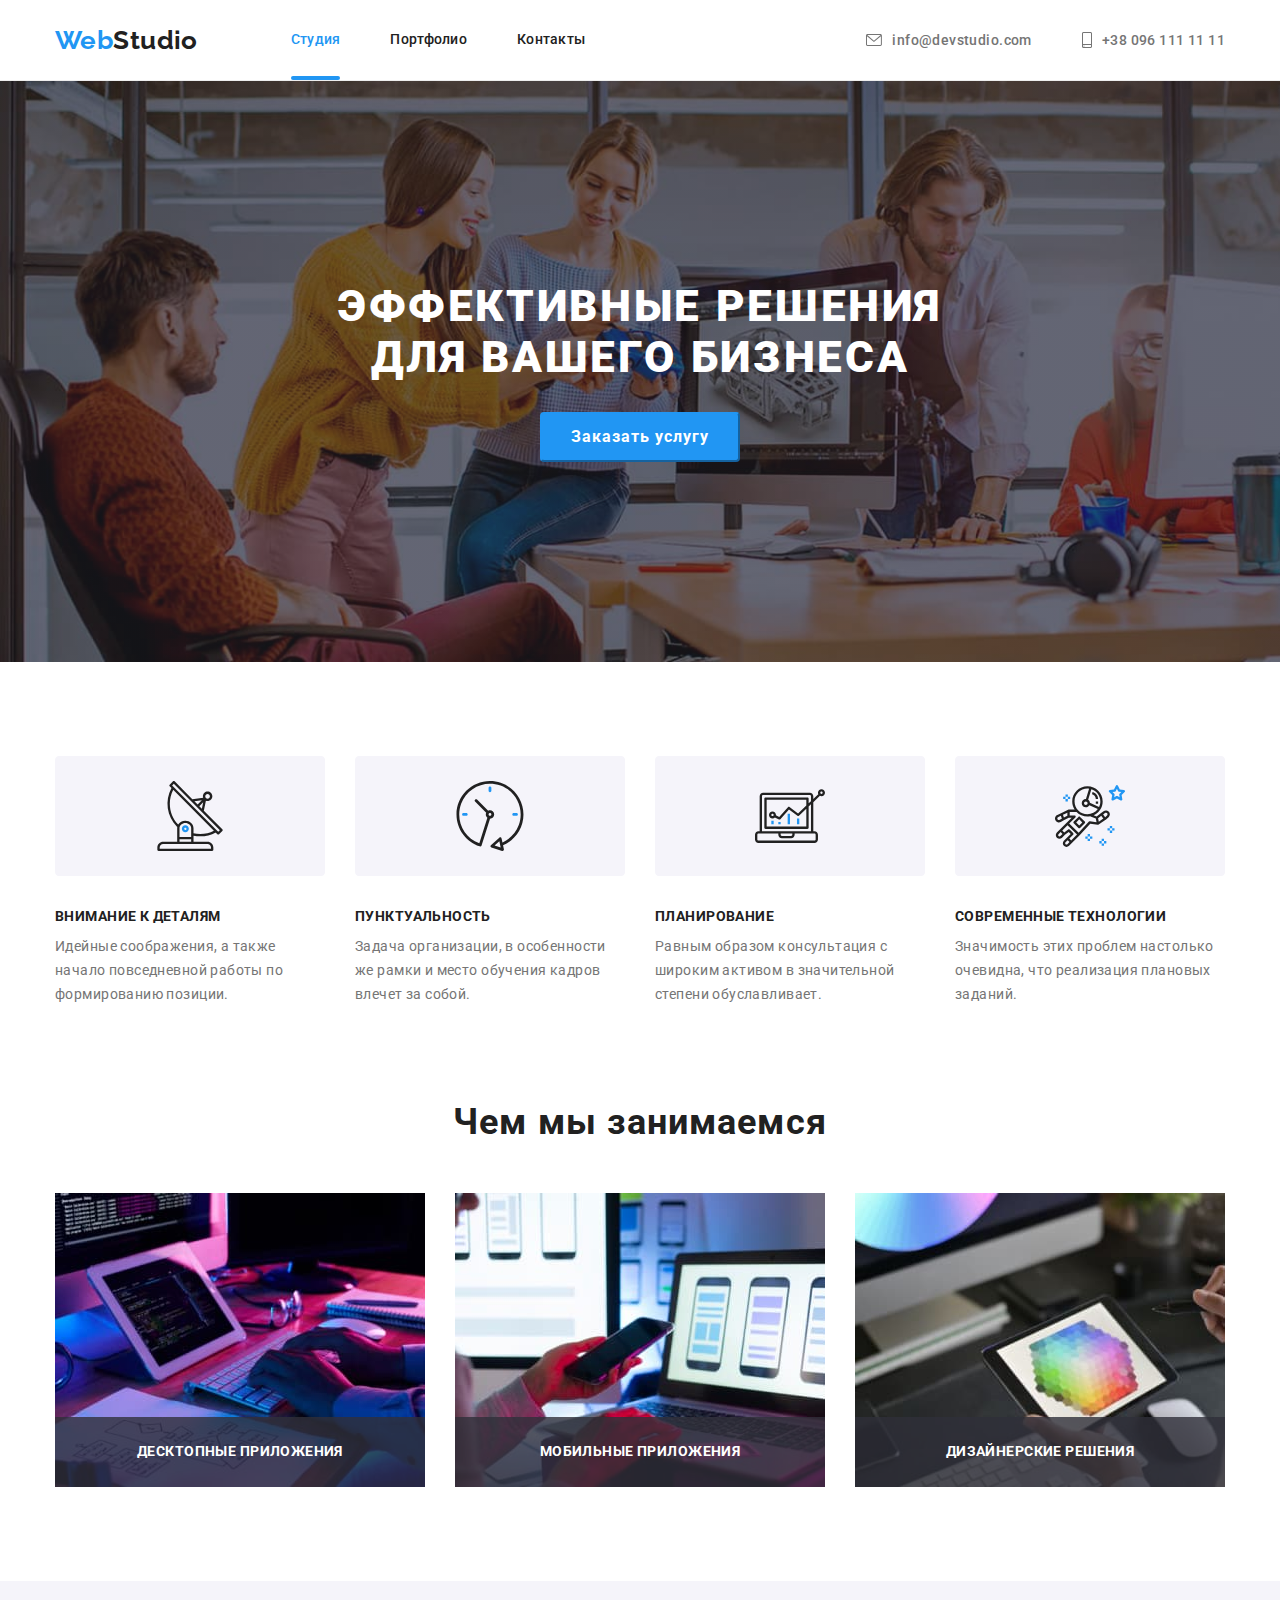
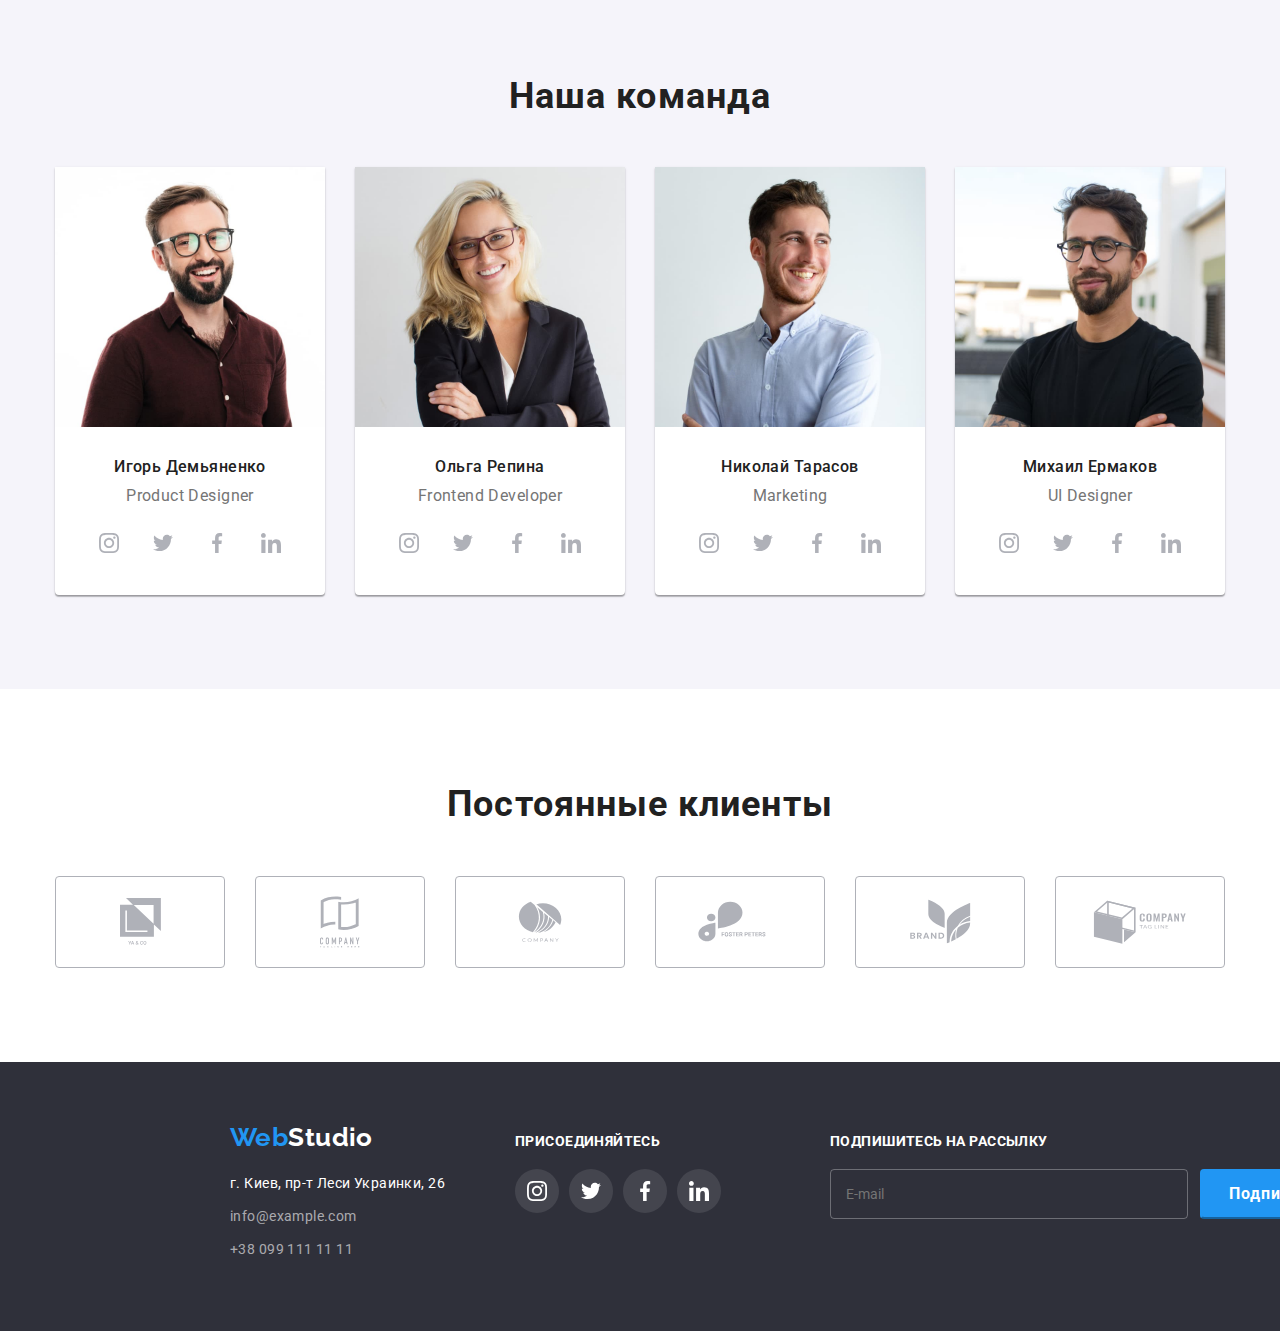
<file: index.html>
<!DOCTYPE html>
<html lang="ru">
<head>
    <meta charset="UTF-8">
    <meta http-equiv="X-UA-Compatible" content="IE=edge">
    <meta name="viewport" content="width=device-width, initial-scale=1.0">
    <link rel="preconnect" href="https://fonts.googleapis.com">
    <link rel="preconnect" href="https://fonts.gstatic.com" crossorigin>
    <link href="https://fonts.googleapis.com/css2?family=Raleway:wght@700&family=Roboto:wght@400;500;700;900&display=swap" rel="stylesheet">
    <title>Студия</title>
    <link rel="stylesheet" href="https://cdnjs.cloudflare.com/ajax/libs/modern-normalize/1.1.0/modern-normalize.css">
    <link rel="stylesheet" href="./css/styles.css">
</head>
<body>
    

    <header class="header">
        <div class="container">
            <a href="/" class="header-logo">Web<span class="header-logo2">Studio</span></a>
        <nav class="header-nav">
            <ul class="header-nav-list list">
                <li class="header-nav-item"><a href="./index.html" class="header-nav-link link current">Студия</a></li>
                <li class="header-nav-item"><a href="./portfolio.html" class="header-nav-link link ">Портфолио</a></li>
                <li class="header-nav-item"><a href="" class="header-nav-link link">Контакты</a></li>
            </ul>
        </nav>

        <ul class="header-list list">
            <li class="header-contact-item"><a href="mailto:info@devstudio.com" class="header-contact link">
                <svg width="16" height="12" class="header-icon">
                    <use href="./images/symbol-defs.svg#icon-envelope"></use>
                </svg>
                info@devstudio.com</a></li>
            <li class="header-contact-item"><a href="tel:+380961111111" class="header-contact link">
                <svg width="10" height="16" class="header-icon">
                    <use href="./images/symbol-defs.svg#icon-smartphone"></use>
                </svg>
                +38 096 111 11 11</a></li>
        </ul>
    </div>
    </header>

    <main>
        <section class="hero">
            <div class="container">
            <h1 class="hero-title">Эффективные решения <br> для вашего бизнеса</h1>
            <button type="button" class="hero-btn calltoaction-btn " data-modal-open >Заказать услугу</button>
            </div>
        </section>
            

        <section class="advantages section">
            <div class="container">
            <h2 class="visually-hidden">Наши преимущества</h2>
        <ul class="advantages-list">
            <li class="advantages-item list">
                <svg class="advantages-icon">
                    <use href="./images/symbol-defs.svg#icon-antenna"></use>
                </svg>
            <h3 class="advantages-list-headers h3">Внимание к деталям</h3>
            <p class="advantages-list-text">Идейные соображения, а также начало повседневной работы по формированию позиции.</p>
            </li>
            <li class="advantages-item list">
                <svg class="advantages-icon">
                    <use href="./images/symbol-defs.svg#icon-clock"></use>
                </svg>
            <h3 class="advantages-list-headers h3">Пунктуальность</h3>
            <p class="advantages-list-text">Задача организации, в особенности же рамки и место обучения кадров влечет за собой.</p>
            </li>
            <li class="advantages-item list">
                <svg class="advantages-icon">
                    <use href="./images/symbol-defs.svg#icon-diagram"></use>
                </svg>
            <h3 class="advantages-list-headers h3">Планирование</h3>
            <p class="advantages-list-text">Равным образом консультация с широким активом в значительной степени обуславливает.</p>
            </li>
            <li class="advantages-item list">
                <svg class="advantages-icon">
                    <use href="./images/symbol-defs.svg#icon-astronaut"></use>
                </svg>
            <h3 class="advantages-list-headers h3">Современные технологии</h3>
            <p class="advantages-list-text">Значимость этих проблем настолько очевидна, что реализация плановых заданий.</p>
            </li>
        </ul>
        </div>
        </section>
        

        <section class="whatwedo section">
            <div class="container">
            <h2 class="whatwedo-title basic-title">Чем мы занимаемся</h2>
            <ul class="whatwedo-list list">
                <!-- <li class="whatwedo-item" >
                    <div class="whatwedo-item-description">
                    <img src="./images/actions1.jpg" alt="Десктопные приложения" width="370" class="whatwedo-img">
                    <p class="whatwedo-item-title h3">Десктопные приложения</p>
                    </div>
                </li> -->
                <li class="whatwedo-item" >
                    <img src="./images/actions1.jpg" alt="Десктопные приложения" width="370" class="whatwedo-img">
                    <p class="whatwedo-item-title h3">Десктопные приложения</p>
                </li>
                <li class="whatwedo-item" >
                   <img src="./images/actions2.jpg" alt="Мобильные приложения" width="370" class="whatwedo-img">
                    <p class="whatwedo-item-title h3">Мобильные приложения</p>
                </li>
                <li class="whatwedo-item" >
                    <img src="./images/actions3.jpg" alt="Дизайнерские решения" width="370" class="whatwedo-img">
                    <p class="whatwedo-item-title h3">Дизайнерские решения</p>
                </li>
            </ul>
            </div>
        </section>

        <section class="team section">
            <div class="container">
            <h2 class="team-title basic-title">Наша команда</h2>
            <ul class="team-list">
                <li class="team-list-item list">
                    <div class="team-description">
                    <img src="./images/team1.jpg" alt="Дизайнер" width="270" class="team-list-photo">
                    <div class="team-desctiption-text">
                    <p class="team-list-header">Игорь Демьяненко</p>
                    <p class="team-list-text">Product Designer</p>
                    <ul class="team-socmed-list list">
                        <li class="team-socmed-list-item"><a href="" class="team-socmed-item socmed-item">
                            <svg class="socmed-icon">
                                <use href="./images/symbol-defs.svg#icon-instagram"></use>
                            </svg>
                        </a></li>
                        <li class="team-socmed-list-item"><a href="" class="team-socmed-item socmed-item">
                            <svg class="socmed-icon">
                                <use href="./images/symbol-defs.svg#icon-twitter"></use>
                            </svg>
                        </a></li>
                        <li class="team-socmed-list-item"><a href="" class="team-socmed-item socmed-item">
                            <svg class="socmed-icon">
                                <use href="./images/symbol-defs.svg#icon-facebook"></use>
                            </svg>
                        </a></li>
                        <li class="team-socmed-list-item"><a href="" class="team-socmed-item socmed-item">
                            <svg class="socmed-icon">
                                <use href="./images/symbol-defs.svg#icon-linkedin"></use>
                            </svg>
                        </a></li>    
                        </ul>
                    </div>
                    </div>
                </li>
                <li class="team-list-item list">
                    <div class="team-description">
                    <img src="./images/team2.jpg" alt="Разработчик" width="270" class="team-list-photo">
                    <div class="team-desctiption-text">
                    <h3 class="team-list-header">Ольга Репина</h3>
                    <p class="team-list-text">Frontend Developer</p>
                    <ul class="team-socmed-list list">
                        <li class="team-socmed-list-item"><a href="" class="team-socmed-item socmed-item">
                            <svg class="socmed-icon">
                                <use href="./images/symbol-defs.svg#icon-instagram"></use>
                            </svg>
                        </a></li>
                        <li class="team-socmed-list-item"><a href="" class="team-socmed-item socmed-item">
                            <svg class="socmed-icon">
                                <use href="./images/symbol-defs.svg#icon-twitter"></use>
                            </svg>
                        </a></li>
                        <li class="team-socmed-list-item"><a href="" class="team-socmed-item socmed-item">
                            <svg class="socmed-icon">
                                <use href="./images/symbol-defs.svg#icon-facebook"></use>
                            </svg>
                        </a></li>
                        <li class="team-socmed-list-item"><a href="" class="team-socmed-item socmed-item">
                            <svg class="socmed-icon">
                                <use href="./images/symbol-defs.svg#icon-linkedin"></use>
                            </svg>
                        </a></li>    
                        </ul>
                    </div>
                    </div>
                </li>
                <li class="team-list-item list">
                    <div class="team-description">
                    <img src="./images/team3.jpg" alt="Маркетолог" width="270" class="team-list-photo">
                    <div class="team-desctiption-text">
                    <h3 class="team-list-header">Николай Тарасов</h3>
                    <p class="team-list-text">Marketing</p>
                    <ul class="team-socmed-list list">
                        <li class="team-socmed-list-item"><a href="" class="team-socmed-item socmed-item">
                            <svg class="socmed-icon">
                                <use href="./images/symbol-defs.svg#icon-instagram"></use>
                            </svg>
                        </a></li>
                        <li class="team-socmed-list-item"><a href="" class="team-socmed-item socmed-item">
                            <svg class="socmed-icon">
                                <use href="./images/symbol-defs.svg#icon-twitter"></use>
                            </svg>
                        </a></li>
                        <li class="team-socmed-list-item"><a href="" class="team-socmed-item socmed-item">
                            <svg class="socmed-icon">
                                <use href="./images/symbol-defs.svg#icon-facebook"></use>
                            </svg>
                        </a></li>
                        <li class="team-socmed-list-item"><a href="" class="team-socmed-item socmed-item">
                            <svg class="socmed-icon">
                                <use href="./images/symbol-defs.svg#icon-linkedin"></use>
                            </svg>
                        </a></li>    
                        </ul>
                    </div>
                    </div>
                </li>
                <li class="team-list-item list">
                    <div class="team-description">
                    <img src="./images/team4.jpg" alt="UI дизайнер" width="270" class="team-list-photo">
                        <div class="team-desctiption-text">
                    <h3 class="team-list-header">Михаил Ермаков</h3>
                    <p class="team-list-text">UI Designer</p>
                    <ul class="team-socmed-list list">
                        <li class="team-socmed-list-item"><a href="" class="team-socmed-item socmed-item">
                            <svg class="socmed-icon">
                                <use href="./images/symbol-defs.svg#icon-instagram"></use>
                            </svg>
                        </a></li>
                        <li class="team-socmed-list-item"><a href="" class="team-socmed-item socmed-item">
                            <svg class="socmed-icon">
                                <use href="./images/symbol-defs.svg#icon-twitter"></use>
                            </svg>
                        </a></li>
                        <li class="team-socmed-list-item"><a href="" class="team-socmed-item socmed-item">
                            <svg class="socmed-icon">
                                <use href="./images/symbol-defs.svg#icon-facebook"></use>
                            </svg>
                        </a></li>
                        <li class="team-socmed-list-item"><a href="" class="team-socmed-item socmed-item">
                            <svg class="socmed-icon">
                                <use href="./images/symbol-defs.svg#icon-linkedin"></use>
                            </svg>
                        </a></li>    
                        </ul>
                        </div>        
                    </div>
                </li>
            </ul>
        </div>
        </section>
        <section class="clients section">
            <div class="container">
                <h2 class="basic-title">Постоянные клиенты</h2>
                <ul class="clients-list list">
                    <li class="clients-item">
                        <a href="" class="clients-link">
                            <svg class="clients-icon"  width="41px" height="47px">
                                <use href="./images/symbol-defs.svg#icon-yaco"></use>
                            </svg>
                        </a>
                    </li>
                    <li class="clients-item">
                        <a href="" class="clients-link">
                            <svg class="clients-icon" width="40px" height="52px">
                                <use href="./images/symbol-defs.svg#icon-union"></use>
                            </svg>
                        </a>
                    </li>
                    <li class="clients-item">
                        <a href="" class="clients-link">
                            <svg class="clients-icon" width="44px" height="41px">
                                <use href="./images/symbol-defs.svg#icon-object"></use>
                            </svg>
                        </a>
                    </li>
                    <li class="clients-item">
                        <a href="" class="clients-link">
                            <svg class="clients-icon" width="84px" height="41px">
                                <use href="./images/symbol-defs.svg#icon-foster"></use>
                            </svg>
                        </a>
                    </li>
                    <li class="clients-item">
                        <a href="" class="clients-link">
                            <svg class="clients-icon" width="63px" height="45px">
                                <use href="./images/symbol-defs.svg#icon-brand"></use>
                            </svg>
                        </a>
                    </li>
                    <li class="clients-item">
                        <a href="" class="clients-link">
                            <svg class="clients-icon" width="94px" height="44px">
                                <use href="./images/symbol-defs.svg#icon-company"></use>
                            </svg>
                        </a>
                    </li>
                </ul>
            </div>
        </section>        
    </main>
    
        <footer class="footer">
            <div class="container footer-wrap">
                <div>
                <a href="/" class="footer-logo">Web<span class="footer-logo2">Studio</span></a>
                <address>
                    <ul class="footer-list list">
                        <li class="footer-item"><a href="https://goo.gl/maps/zTZSHsierRrtgQWT7" target="_blank" rel="noopener noindex nofollow" class="footer-link address">г. Киев, пр-т Леси Украинки, 26 </a></li>
                        <li class="footer-item contact"><a href="mailto:info@example.com" class="footer-link contact">info@example.com</a></li>
                        <li class="footer-item"><a href="tel:+380991111111" class="footer-link contact">+38 099 111 11 11</a></li>
                    </ul>
                </address>
                </div>

                <div class="footer-social">
                <p class="footer-title h3">Присоединяйтесь</p>
                <ul class="footer-socmed-list list ">
                    <li class="footer-socmed-list-item"><a href="" class="footer-socmed-item socmed-item">
                        <svg class="socmed-icon">
                            <use href="./images/symbol-defs.svg#icon-instagram"></use>
                        </svg>
                    </a></li>
                    <li class="footer-socmed-list-item"><a href="" class="footer-socmed-item socmed-item">
                        <svg class="socmed-icon">
                            <use href="./images/symbol-defs.svg#icon-twitter"></use>
                        </svg>
                    </a></li>
                    <li class="footer-socmed-list-item"><a href="" class="footer-socmed-item socmed-item">
                        <svg class="socmed-icon">
                            <use href="./images/symbol-defs.svg#icon-facebook"></use>
                        </svg>
                    </a></li>
                    <li class="footer-socmed-list-item"><a href="" class="footer-socmed-item socmed-item">
                        <svg class="socmed-icon">
                            <use href="./images/symbol-defs.svg#icon-linkedin"></use>
                        </svg>
                    </a></li>    
                    </ul>    
                </div>

                <div class="subscription">
                <p class="footer-title h3">Подпишитесь на рассылку</p>
                <form class="subscription-form">
                    <input type="email" name="user-email" placeholder="E-mail" class="user-email-inp" >
                    <button type="submit" class="calltoaction-btn subscribe-btn">Подписаться
                    <svg class="sub-svg"> 
                        <use href="./images/symbol-defs.svg#icon-send"></use>
                    </svg>
                    </button>
                </form>
                </div>
            </div>

        </footer>
        
        <div class="backdrop is-hidden" data-modal>
            <div class="modal">
                <p class="application-title">Оставьте свои данные, мы вам перезвоним</p> 
                <form class="application">
                    <div class="form-field">
                    <label class="application-input-title">Имя
                    <input type="text" class="application-input">
                    <svg class="app-svg">
                        <use href="./images/symbol-defs.svg#icon-person"></use>
                    </svg>
                    </label>
                    </div>
                        <div class="form-field">
                        <label class="application-input-title" >Телефон
                        <input type="tel" class="application-input">
                        <svg class="app-svg">
                        <use href="./images/symbol-defs.svg#icon-phone"></use>
                        </svg>
                        </label>
                        </div>
                    <div class="form-field">
                    <label class="application-input-title">Почта
                    <input type="email" class="application-input">
                    <svg class="app-svg">
                        <use href="./images/symbol-defs.svg#icon-email"></use>
                    </svg>
                    </label>
                    </div>
                            <div class="form-field">
                            <label class="application-input-title" >Комментарий
                            <textarea placeholder="Введите текст" class="application-comment"></textarea>
                            </label>
                            </div>
                            <div class="form-field form-field__checkbox">    
                                <input type="checkbox" name="policy" id="policy" value="" class="visually-hidden input-check"/>
                                <label for="policy" class="check-label">
                                    <svg class="check-svg" width="11" height="8">
                                        <use href="./images/symbol-defs.svg#icon-check"></use>
                                    </svg>
                                    Соглашаюсь с рассылкой и принимаю &ensp; <a href="/" class="policy-link"> Условия договора</a>
                                </label>
                            </div>    
                                <button type="submit" class="calltoaction-btn appl-btn">Отправить</button>
                </form>
                   <button class="modal-close-btn" data-modal-close>
                    <svg class="modal-close-btn-img">
                        <use href="./images/symbol-defs.svg#icon-close-black"></use>
                    </svg>
                </button>  
            </div>
        </div>
        <script src="./js/modal.js"></script>
</body>
</html>
</file>
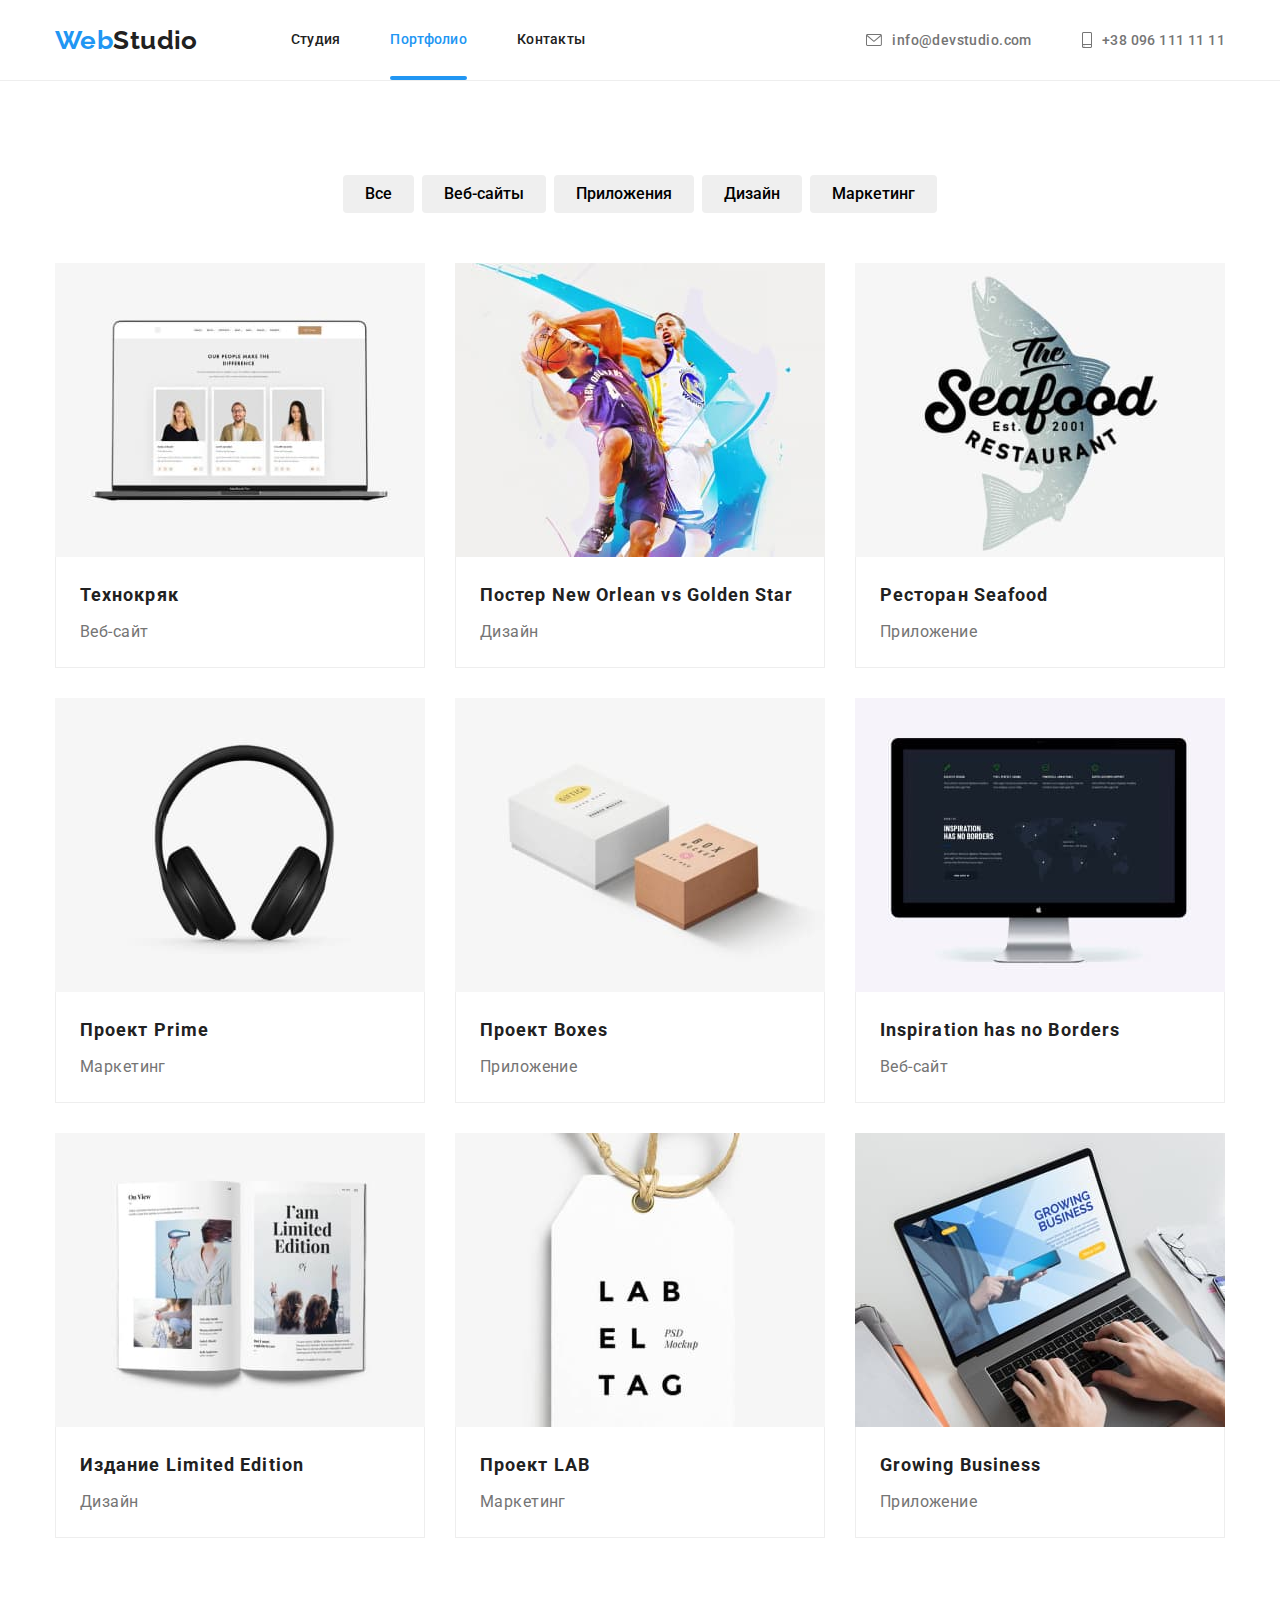
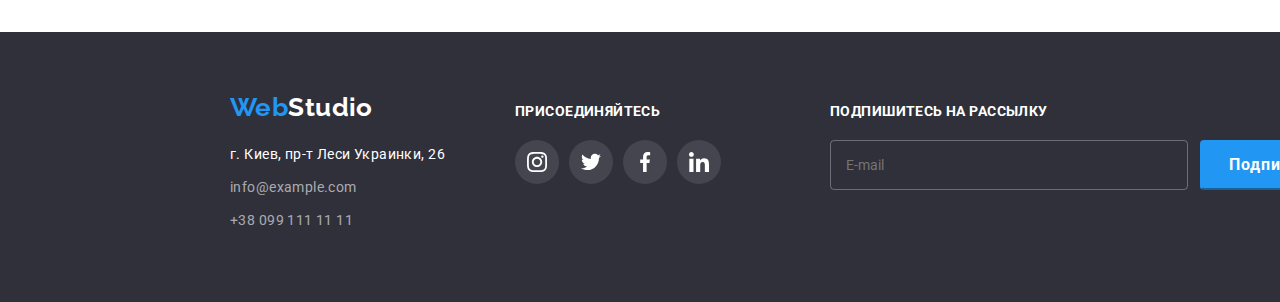
<file: portfolio.html>
<!DOCTYPE html>
<html lang="ru">
<head>
    <meta charset="UTF-8">
    <meta http-equiv="X-UA-Compatible" content="IE=edge">
    <meta name="viewport" content="width=device-width, initial-scale=1.0">
    <link rel="preconnect" href="https://fonts.googleapis.com">
    <link rel="preconnect" href="https://fonts.gstatic.com" crossorigin>
    <link href="https://fonts.googleapis.com/css2?family=Raleway:wght@700&family=Roboto:wght@400;500;700;900&display=swap" rel="stylesheet">
    <title>Студия</title>
    <link rel="stylesheet" href="https://cdnjs.cloudflare.com/ajax/libs/modern-normalize/1.1.0/modern-normalize.css">
    <link rel="stylesheet" href="./css/styles.css"/>
</head>
<body>

    <header class="header">
        <div class="container">
            <a href="/" class="header-logo">Web<span class="header-logo2">Studio</span></a>
        <nav class="header-nav">
            <ul class="header-nav-list list">
                <li class="header-nav-item"><a href="./index.html" class="header-nav-link link">Студия</a></li>
                <li class="header-nav-item"><a href="./portfolio.html" class="header-nav-link link current">Портфолио</a></li>
                <li class="header-nav-item"><a href="" class="header-nav-link link">Контакты</a></li>
            </ul>
        </nav>

        <ul class="header-list list">
            <li class="header-contact-item"><a href="mailto:info@devstudio.com" class="header-contact link">
                <svg width="16" height="12" class="header-icon">
                    <use href="./images/symbol-defs.svg#icon-envelope"></use>
                </svg>
                info@devstudio.com</a></li>
            <li class="header-contact-item"><a href="tel:+380961111111" class="header-contact link">
                <svg width="10" height="16" class="header-icon">
                    <use href="./images/symbol-defs.svg#icon-smartphone"></use>
                </svg>
                +38 096 111 11 11</a></li>
        </ul>
    </div>
    </header>

    <main>
    <section class="portfolio section">
        <div class="container">
        <h1 class="visually-hidden">Наши работы</h1>
        <ul class="portfolio-list-btn list">
            <li class="portfolio-btn-list"><button type="button" class="portfolio-btn-item btn">Все</button></li>
            <li class="portfolio-btn-list"><button type="button" class="portfolio-btn-item btn">Веб-сайты</button></li>
            <li class="portfolio-btn-list"><button type="button" class="portfolio-btn-item btn">Приложения</button></li>
            <li class="portfolio-btn-list"><button type="button" class="portfolio-btn-item btn">Дизайн</button></li>
            <li class="portfolio-btn-list"><button type="button" class="portfolio-btn-item btn">Маркетинг</button></li>
        </ul>
        <ul class="portfolio-list-projects list">
            <li class="portfolio-item">
                <a href="" class="portfolio-link">
                    <div class="portfolio-img-wrap">
                    <img src="./images/portfolio1.jpg" alt="Экран проэкта Технокряк">
                    <div class="portfolio-overlay">
                        <p class="portfolio-overlay-content">Ресурс предлагает комплексные предложения с разным уровнем функционала и сервисов. Все это позволит посетителю получить исчерпывающие сведения о компании или частном лице.</p>
                    </div>
                    </div>
                    <div class="portfolio-description">
                    <h2 class="portfolio-list-title">Технокряк</h2>
                    <p class="portfolio-list-text">Веб-сайт</p>
                    </div>
                </a>
            </li>
            <li class="portfolio-item">
                <a href="" class="portfolio-link">
                    <div class="portfolio-img-wrap">
                    <img src="./images/portfolio2.jpg" alt="Постер">
                    <div class="portfolio-overlay">
                        <p class="portfolio-overlay-content">Ресурс предлагает комплексные предложения с разным уровнем функционала и сервисов. Все это позволит посетителю получить исчерпывающие сведения о компании или частном лице.</p>
                    </div>
                    </div>
                    <div class="portfolio-description">
                    <h2 class="portfolio-list-title">Постер New Orlean vs Golden Star</h2>
                    <p class="portfolio-list-text">Дизайн</p>
                    </div>
                </a>
            </li>
            <li class="portfolio-item">
                <a href="" class="portfolio-link">
                    <div class="portfolio-img-wrap">
                    <img src="./images/portfolio3.jpg" alt="Лого ресторана SeaFood">
                    <div class="portfolio-overlay">
                        <p class="portfolio-overlay-content">Ресурс предлагает комплексные предложения с разным уровнем функционала и сервисов. Все это позволит посетителю получить исчерпывающие сведения о компании или частном лице.</p>
                    </div>
                    </div>
                    <div class="portfolio-description">
                    <h2 class="portfolio-list-title">Ресторан Seafood</h2>
                    <p class="portfolio-list-text">Приложение</p>
                    </div>
                </a>
            </li>
            <li class="portfolio-item">
                <a href="" class="portfolio-link">
                    <div class="portfolio-img-wrap">
                    <img src="./images/portfolio4.jpg" alt="Лого проэкта Prime">
                    <div class="portfolio-overlay">
                        <p class="portfolio-overlay-content">Ресурс предлагает комплексные предложения с разным уровнем функционала и сервисов. Все это позволит посетителю получить исчерпывающие сведения о компании или частном лице.</p>
                    </div>
                    </div>
                    <div class="portfolio-description">
                    <h2 class="portfolio-list-title">Проект Prime</h2>
                    <p class="portfolio-list-text">Маркетинг</p>
                    </div>
                </a>
            </li>
            <li class="portfolio-item">
                <a href="" class="portfolio-link">
                    <div class="portfolio-img-wrap">
                    <img src="./images/portfolio5.jpg" alt="Лого проэкта Boxes">
                    <div class="portfolio-overlay">
                        <p class="portfolio-overlay-content">Ресурс предлагает комплексные предложения с разным уровнем функционала и сервисов. Все это позволит посетителю получить исчерпывающие сведения о компании или частном лице.</p>
                    </div>
                    </div>
                    <div class="portfolio-description">
                    <h2 class="portfolio-list-title">Проект Boxes</h2>
                    <p class="portfolio-list-text">Приложение</p>
                    </div>
                </a>
            </li>
            <li class="portfolio-item">
                <a href="" class="portfolio-link">
                    <div class="portfolio-img-wrap">
                    <img src="./images/portfolio6.jpg" alt="Экран сайта">
                    <div class="portfolio-overlay">
                        <p class="portfolio-overlay-content">Ресурс предлагает комплексные предложения с разным уровнем функционала и сервисов. Все это позволит посетителю получить исчерпывающие сведения о компании или частном лице.</p>
                    </div>
                    </div>
                    <div class="portfolio-description">
                    <h2 class="portfolio-list-title">Inspiration has no Borders</h2>
                    <p class="portfolio-list-text">Веб-сайт</p>
                    </div>
                </a>
            </li>
            <li class="portfolio-item">
                <a href="" class="portfolio-link">
                    <div class="portfolio-img-wrap">
                    <img src="./images/portfolio7.jpg" alt="Странийы журнала">
                    <div class="portfolio-overlay">
                        <p class="portfolio-overlay-content">Ресурс предлагает комплексные предложения с разным уровнем функционала и сервисов. Все это позволит посетителю получить исчерпывающие сведения о компании или частном лице.</p>
                    </div>
                    </div>
                    <div class="portfolio-description">
                    <h2 class="portfolio-list-title">Издание Limited Edition</h2>
                    <p class="portfolio-list-text">Дизайн</p>
                    </div>
                </a>
            </li>
            <li class="portfolio-item">
                <a href="" class="portfolio-link">
                    <div class="portfolio-img-wrap">
                    <img src="./images/portfolio8.jpg" alt="Лого проэкта LAB">
                    <div class="portfolio-overlay">
                        <p class="portfolio-overlay-content">Ресурс предлагает комплексные предложения с разным уровнем функционала и сервисов. Все это позволит посетителю получить исчерпывающие сведения о компании или частном лице.</p>
                    </div>
                    </div>
                    <div class="portfolio-description">
                    <h2 class="portfolio-list-title">Проект LAB</h2>
                    <p class="portfolio-list-text">Маркетинг</p>
                    </div>
                </a>
            </li>
            <li class="portfolio-item">
                <a href="" class="portfolio-link">
                    <div class="portfolio-img-wrap">
                    <img src="./images/portfolio9.jpg" alt="Экран приложения">
                    <div class="portfolio-overlay">
                        <p class="portfolio-overlay-content">Ресурс предлагает комплексные предложения с разным уровнем функционала и сервисов. Все это позволит посетителю получить исчерпывающие сведения о компании или частном лице.</p>
                    </div>
                    </div>
                    <div class="portfolio-description">
                    <h2 class="portfolio-list-title">Growing Business</h2>
                    <p class="portfolio-list-text">Приложение</p>
                    </div>
                </a>
            </li>
        </ul>
        </div>
    </section>
       
    </main>
    <footer class="footer">
        <div class="container footer-wrap">
            <div>
            <a href="/" class="footer-logo">Web<span class="footer-logo2">Studio</span></a>
            <address>
                <ul class="footer-list list">
                    <li class="footer-item"><a href="https://goo.gl/maps/zTZSHsierRrtgQWT7" target="_blank" rel="noopener noindex nofollow" class="footer-link address">г. Киев, пр-т Леси Украинки, 26 </a></li>
                    <li class="footer-item contact"><a href="mailto:info@example.com" class="footer-link contact">info@example.com</a></li>
                    <li class="footer-item"><a href="tel:+380991111111" class="footer-link contact">+38 099 111 11 11</a></li>
                </ul>
            </address>
            </div>

            <div class="footer-social">
            <p class="footer-title h3">Присоединяйтесь</p>
            <ul class="footer-socmed-list list ">
                <li class="footer-socmed-list-item"><a href="" class="footer-socmed-item socmed-item">
                    <svg class="socmed-icon">
                        <use href="./images/symbol-defs.svg#icon-instagram"></use>
                    </svg>
                </a></li>
                <li class="footer-socmed-list-item"><a href="" class="footer-socmed-item socmed-item">
                    <svg class="socmed-icon">
                        <use href="./images/symbol-defs.svg#icon-twitter"></use>
                    </svg>
                </a></li>
                <li class="footer-socmed-list-item"><a href="" class="footer-socmed-item socmed-item">
                    <svg class="socmed-icon">
                        <use href="./images/symbol-defs.svg#icon-facebook"></use>
                    </svg>
                </a></li>
                <li class="footer-socmed-list-item"><a href="" class="footer-socmed-item socmed-item">
                    <svg class="socmed-icon">
                        <use href="./images/symbol-defs.svg#icon-linkedin"></use>
                    </svg>
                </a></li>    
                </ul>    
            </div>

            <div class="subscription">
            <p class="footer-title h3">Подпишитесь на рассылку</p>
            <form class="subscription-form">
                <input type="email" name="user-email" placeholder="E-mail" class="user-email-inp" >
                <button type="submit" class="calltoaction-btn subscribe-btn">Подписаться
                <svg class="sub-svg"> 
                    <use href="./images/symbol-defs.svg#icon-send"></use>
                </svg>
                </button>
            </form>
            </div>
        </div>

    </footer>
</body>
</html>
</file>
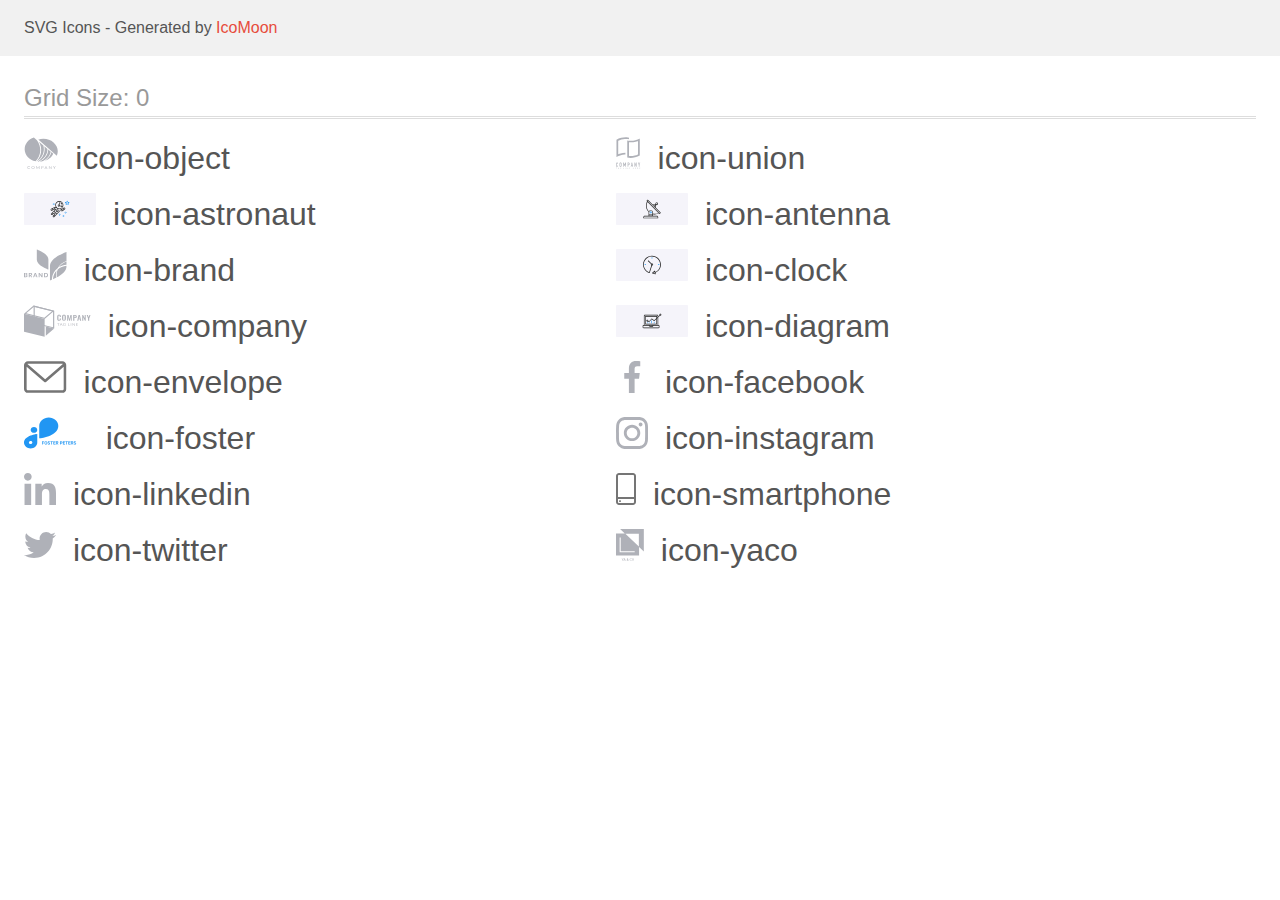
<file: images/icomoon/demo.html>
<!doctype html>
<html>
<head>
    <title>IcoMoon - SVG Icons</title>
    <meta charset="utf-8">
    <meta name="viewport" content="width=device-width, initial-scale=1">
    <link rel="stylesheet" href="demo-files/demo.css">
    <link rel="stylesheet" href="style.css">
</head>
<body>
<svg aria-hidden="true" style="position: absolute; width: 0; height: 0; overflow: hidden;" version="1.1" xmlns="http://www.w3.org/2000/svg" xmlns:xlink="http://www.w3.org/1999/xlink">
<defs>
<symbol id="icon-object" viewBox="0 0 34 32">
<path fill="#afb1b8" style="fill: var(--color1, #afb1b8)" d="M5.643 31.315c0.012 0 0.024 0.003 0.035 0.008s0.021 0.011 0.030 0.018l-0-0 0.166 0.158c-0.13 0.129-0.289 0.232-0.468 0.302-0.184 0.069-0.397 0.109-0.62 0.109-0.015 0-0.030-0-0.045-0.001l0.002 0c-0.213 0.004-0.425-0.030-0.622-0.101-0.182-0.066-0.338-0.163-0.47-0.286l0.001 0.001c-0.128-0.121-0.231-0.268-0.301-0.432l-0.003-0.008c-0.067-0.162-0.106-0.35-0.106-0.548 0-0.006 0-0.012 0-0.018v0.001c-0-0.009-0-0.019-0-0.029 0-0.388 0.168-0.737 0.436-0.977l0.001-0.001c0.142-0.124 0.312-0.222 0.498-0.287 0.205-0.069 0.423-0.103 0.642-0.101 0.012-0 0.026-0 0.040-0 0.199 0 0.39 0.034 0.568 0.096l-0.012-0.004c0.165 0.062 0.316 0.149 0.447 0.255l-0.139 0.169c-0.010 0.012-0.022 0.022-0.035 0.030l-0.001 0c-0.014 0.008-0.031 0.013-0.048 0.013-0.003 0-0.005-0-0.008-0l0 0c-0.023-0.001-0.043-0.007-0.062-0.018l0.001 0-0.074-0.046-0.104-0.058c-0.095-0.046-0.205-0.081-0.321-0.1l-0.007-0.001c-0.069-0.012-0.149-0.018-0.23-0.018-0.006 0-0.013 0-0.019 0h0.001c-0.005-0-0.010-0-0.015-0-0.16 0-0.313 0.028-0.455 0.079l0.009-0.003c-0.14 0.049-0.26 0.122-0.363 0.214l0.001-0.001c-0.104 0.098-0.183 0.213-0.235 0.339-0.054 0.128-0.085 0.276-0.085 0.432 0 0.006 0 0.011 0 0.017v-0.001c-0 0.006-0 0.012-0 0.019 0 0.157 0.031 0.307 0.088 0.444l-0.003-0.008c0.051 0.125 0.13 0.239 0.231 0.338 0.095 0.091 0.213 0.164 0.345 0.21 0.136 0.049 0.281 0.073 0.427 0.072 0.085 0.001 0.17-0.004 0.254-0.014 0.211-0.022 0.4-0.106 0.55-0.234l-0.001 0.001c0.021-0.017 0.049-0.028 0.078-0.029h0zM10.441 30.517c0 0.005 0 0.011 0 0.017 0 0.197-0.041 0.384-0.116 0.553l0.003-0.009c-0.074 0.172-0.18 0.317-0.311 0.435l-0.001 0.001c-0.138 0.123-0.302 0.22-0.481 0.283l-0.010 0.003c-0.189 0.064-0.406 0.101-0.632 0.101s-0.443-0.037-0.646-0.105l0.014 0.004c-0.188-0.067-0.351-0.165-0.489-0.288l0.001 0.001c-0.133-0.12-0.24-0.267-0.313-0.432l-0.003-0.008c-0.071-0.166-0.112-0.359-0.112-0.562s0.041-0.396 0.116-0.572l-0.004 0.010c0.071-0.165 0.178-0.315 0.316-0.442 0.139-0.121 0.305-0.215 0.488-0.277 0.188-0.065 0.406-0.103 0.632-0.103s0.443 0.038 0.646 0.107l-0.014-0.004c0.184 0.065 0.351 0.162 0.49 0.286 0.137 0.126 0.244 0.274 0.314 0.435 0.077 0.181 0.115 0.373 0.112 0.565zM10.005 30.517c0-0.007 0-0.015 0-0.024 0-0.154-0.029-0.301-0.082-0.436l0.003 0.008c-0.101-0.26-0.308-0.459-0.566-0.548l-0.007-0.002c-0.137-0.047-0.295-0.074-0.459-0.074s-0.322 0.027-0.469 0.077l0.010-0.003c-0.136 0.049-0.254 0.121-0.352 0.214l0-0c-0.097 0.092-0.174 0.205-0.223 0.331l-0.002 0.006c-0.050 0.134-0.079 0.289-0.079 0.451s0.029 0.317 0.082 0.46l-0.003-0.009c0.101 0.261 0.309 0.46 0.569 0.547l0.007 0.002c0.296 0.097 0.622 0.097 0.918 0 0.133-0.046 0.253-0.119 0.35-0.211 0.1-0.098 0.175-0.213 0.222-0.338 0.056-0.145 0.082-0.298 0.079-0.451zM13.715 30.99l0.043 0.101c0.017-0.036 0.031-0.069 0.048-0.101 0.019-0.039 0.037-0.072 0.056-0.103l-0.002 0.004 1.061-1.677c0.021-0.029 0.040-0.047 0.061-0.053s0.047-0.009 0.073-0.009c0.005 0 0.010 0 0.015 0l-0.001-0h0.314v2.728h-0.372v-2.090c-0.001-0.014-0.002-0.031-0.002-0.047s0.001-0.033 0.002-0.049l-0 0.002-1.069 1.701c-0.015 0.026-0.036 0.047-0.062 0.061l-0.001 0c-0.026 0.014-0.057 0.023-0.090 0.023-0.001 0-0.001 0-0.002 0h-0.060c-0.001 0-0.001 0-0.002 0-0.033 0-0.063-0.008-0.090-0.023l0.001 0c-0.026-0.014-0.047-0.035-0.061-0.061l-0-0.001-1.099-1.711v2.189h-0.359v-2.722h0.313c0.004-0 0.009-0 0.015-0 0.026 0 0.051 0.003 0.075 0.010l-0.002-0c0.026 0.011 0.046 0.030 0.058 0.053l1.084 1.678c0.020 0.028 0.038 0.060 0.053 0.094l0.001 0.004zM17.71 30.855v1.021h-0.414v-2.723h0.926c0.175-0.003 0.349 0.018 0.517 0.059 0.134 0.034 0.259 0.091 0.366 0.17 0.089 0.070 0.159 0.16 0.205 0.262l0.002 0.004c0.050 0.111 0.073 0.23 0.071 0.349 0 0.005 0 0.011 0 0.017 0 0.246-0.117 0.465-0.299 0.603l-0.002 0.001c-0.107 0.082-0.232 0.143-0.368 0.18-0.14 0.040-0.301 0.064-0.468 0.064-0.012 0-0.023-0-0.035-0l-0.501-0.008zM17.71 30.562h0.503c0.109 0.002 0.218-0.013 0.322-0.041 0.089-0.026 0.166-0.066 0.234-0.119l-0.002 0.001c0.117-0.097 0.191-0.241 0.191-0.404 0-0.002 0-0.004-0-0.007v0c0.001-0.009 0.001-0.019 0.001-0.029 0-0.070-0.015-0.136-0.043-0.195l0.001 0.003c-0.035-0.074-0.084-0.136-0.144-0.185l-0.001-0.001c-0.139-0.093-0.31-0.149-0.493-0.149-0.023 0-0.046 0.001-0.069 0.003l0.003-0h-0.503v1.122zM23.294 31.88h-0.328c-0.002 0-0.004 0-0.006 0-0.032 0-0.061-0.009-0.086-0.026l0.001 0c-0.023-0.016-0.042-0.037-0.054-0.062l-0-0.001-0.282-0.658h-1.419l-0.293 0.658c-0.026 0.053-0.079 0.088-0.141 0.088-0.001 0-0.003-0-0.004-0h-0.329l1.246-2.728h0.432l1.263 2.728zM21.237 30.867h1.172l-0.494-1.11c-0.038-0.084-0.069-0.169-0.094-0.256l-0.048 0.142c-0.014 0.043-0.030 0.084-0.046 0.116l-0.49 1.108zM25.089 29.166c0.024 0.011 0.046 0.028 0.062 0.048l1.818 2.056v-2.117h0.372v2.728h-0.207c-0.001 0-0.003 0-0.005 0-0.029 0-0.057-0.006-0.082-0.017l0.001 0c-0.026-0.013-0.048-0.030-0.066-0.050l-0-0-1.816-2.054c0.001 0.014 0.001 0.030 0.001 0.047s-0.001 0.033-0.002 0.049l0-0.002v2.027h-0.372v-2.728h0.22c0.025 0 0.051 0.005 0.075 0.013zM30.402 30.795v1.083h-0.415v-1.082l-1.149-1.643h0.372c0.003-0 0.006-0 0.009-0 0.030 0 0.057 0.009 0.081 0.023l-0.001-0c0.023 0.018 0.042 0.039 0.056 0.062l0.718 1.060c0.029 0.046 0.054 0.087 0.075 0.126s0.038 0.078 0.053 0.115l0.053-0.117c0.021-0.043 0.044-0.084 0.071-0.124l0.709-1.067c0.015-0.022 0.033-0.041 0.053-0.058l0-0c0.023-0.017 0.051-0.027 0.082-0.027 0.003 0 0.006 0 0.008 0l-0-0h0.376l-1.15 1.65zM13.509 24.576c0.181 0.020 0.363 0.036 0.549 0.050 2.803-1.090 5.174-2.872 6.818-5.126s2.485-4.878 2.421-7.546l-3.090-2.683c0.629 2.84 0.335 5.775-0.848 8.478s-3.208 5.067-5.849 6.827z"></path>
<path fill="#afb1b8" style="fill: var(--color1, #afb1b8)" d="M12.407 24.451l0.083 0.015c2.822-1.755 4.973-4.203 6.176-7.031s1.402-5.904 0.571-8.83l-4.4-3.822c1.779 3.142 2.496 6.659 2.065 10.141-0.43 3.482-1.989 6.786-4.495 9.528zM27.328 15.106c-0.747 2.931-2.563 5.574-5.177 7.538-0.714 0.543-1.519 1.053-2.367 1.49l-0.092 0.043c2.129-0.543 4.085-1.504 5.718-2.808s2.901-2.917 3.703-4.714l-1.784-1.549z"></path>
<path fill="#afb1b8" style="fill: var(--color1, #afb1b8)" d="M26.628 14.674l-2.54-2.207c-0.049 2.517-0.872 4.976-2.385 7.122s-3.66 3.902-6.217 5.084h0.012c0.57 0 1.139-0.030 1.705-0.088 2.39-0.848 4.502-2.197 6.146-3.926s2.771-3.785 3.278-5.985zM12.774 3.17l-3.031-2.636c-2.709 0.91-5.039 2.509-6.686 4.588s-2.531 4.542-2.539 7.066c0.010 2.789 1.090 5.495 3.070 7.69 1.979 2.194 4.744 3.754 7.858 4.43 2.779-2.942 4.407-6.578 4.646-10.379s-0.924-7.57-3.319-10.758zM33.63 14.268c-0.011-3.308-1.528-6.478-4.221-8.818s-6.342-3.658-10.15-3.668c-0.008 0-0.018-0-0.028-0-1.831 0-3.59 0.305-5.231 0.867l0.114-0.034 18.556 16.122c0.605-1.313 0.958-2.849 0.96-4.468v-0.001z"></path>
</symbol>
<symbol id="icon-union" viewBox="0 0 25 32">
<path fill="#afb1b8" style="fill: var(--color1, #afb1b8)" d="M10.532 1.806h-0.084c-0.129-0.008-0.258-0.011-0.388-0.014h-0.28c-0.244 0-0.494 0.006-0.741 0.018-0.008-0.001-0.018-0.001-0.028-0.001s-0.020 0-0.029 0.001l0.001-0c-2.376 0.138-4.582 0.733-6.576 1.696l0.104-0.045-0.266 0.128v13.626l0.623-0.212c0.546-0.188 1.129-0.357 1.731-0.513 1.488-0.398 3.202-0.638 4.967-0.661l0.014-0v1.79c-0.223 0.001-0.439 0.007-0.655 0.018h-0.052c-1.399 0.079-2.709 0.289-3.971 0.619l0.139-0.031c-1.734 0.441-3.254 1.050-4.666 1.83l0.1-0.051v-17.475c1.379-0.82 2.975-1.488 4.665-1.921l0.127-0.028c1.353-0.364 2.907-0.576 4.51-0.582h0.267c0.314 0.008 0.622 0.022 0.91 0.044 0.829 0.060 1.597 0.187 2.339 0.378l-0.090-0.020v1.762c-0.628-0.154-1.373-0.271-2.134-0.326l-0.045-0.003-0.044-0.004c-0.152-0.013-0.304-0.026-0.446-0.026zM13.633 3.607c0.391 0.030 0.796 0.044 1.205 0.044 1.689-0.007 3.324-0.228 4.881-0.639l-0.135 0.030c1.734-0.442 3.252-1.052 4.665-1.831l-0.101 0.051v17.163c-1.379 0.819-2.975 1.487-4.664 1.921l-0.127 0.028c-1.353 0.363-2.908 0.574-4.511 0.581h-0.004c-0.033 0-0.072 0-0.111 0-1.177 0-2.319-0.147-3.409-0.425l0.095 0.021v-17.275c0.265 0.062 0.537 0.118 0.814 0.164 0.455 0.077 0.934 0.133 1.401 0.167zM22.367 3.74l-0.623 0.209c-0.572 0.193-1.151 0.365-1.731 0.518-1.551 0.415-3.332 0.657-5.169 0.663h-0.004c-0.406 0-0.78-0.011-1.141-0.034l-0.497-0.033v14.017l0.426 0.037c0.395 0.035 0.803 0.052 1.214 0.052 1.45-0.006 2.853-0.198 4.189-0.553l-0.116 0.026c1.221-0.31 2.281-0.702 3.285-1.189l-0.102 0.044 0.266-0.128v-13.63z"></path>
<path fill="#afb1b8" style="fill: var(--color1, #afb1b8)" d="M1.684 25.977c-0.167-0.173-0.401-0.281-0.661-0.281-0.011 0-0.023 0-0.034 0.001l0.002-0c-0.004-0-0.009-0-0.014-0-0.139 0-0.272 0.028-0.393 0.078l0.007-0.003c-0.237 0.095-0.42 0.28-0.51 0.512l-0.002 0.006c-0.049 0.123-0.073 0.254-0.071 0.386v2.335c-0.006 0.164 0.026 0.328 0.092 0.479 0.055 0.12 0.135 0.226 0.234 0.313 0.093 0.078 0.202 0.135 0.32 0.166 0.114 0.031 0.231 0.048 0.349 0.048 0.13 0.001 0.258-0.026 0.377-0.081 0.351-0.156 0.591-0.5 0.591-0.901v-0.261h-0.611v0.208c0 0.004 0 0.009 0 0.014 0 0.070-0.013 0.136-0.037 0.198l0.001-0.004c-0.021 0.052-0.051 0.095-0.089 0.132l-0 0c-0.070 0.054-0.159 0.088-0.255 0.089h-0c-0.011 0.001-0.023 0.002-0.036 0.002-0.103 0-0.194-0.050-0.25-0.127l-0.001-0.001c-0.051-0.082-0.082-0.182-0.082-0.289 0-0.008 0-0.016 0.001-0.024l-0 0.001v-2.177c-0.004-0.121 0.022-0.24 0.075-0.349 0.056-0.087 0.153-0.143 0.262-0.143 0.013 0 0.025 0.001 0.038 0.002l-0.001-0c0.003-0 0.007-0 0.012-0 0.107 0 0.201 0.052 0.26 0.131l0.001 0.001c0.063 0.082 0.101 0.187 0.101 0.3 0 0.005-0 0.009-0 0.014v-0.001 0.202h0.604v-0.238c0-0.003 0-0.007 0-0.011 0-0.143-0.027-0.28-0.077-0.405l0.003 0.007c-0.048-0.128-0.117-0.237-0.205-0.329l0 0zM5.31 25.951c-0.186-0.158-0.429-0.255-0.694-0.257h-0c-0.124 0-0.248 0.023-0.364 0.066-0.252 0.090-0.451 0.276-0.557 0.511l-0.002 0.006c-0.062 0.142-0.092 0.297-0.089 0.452v2.239c-0.004 0.158 0.026 0.314 0.089 0.458 0.055 0.121 0.135 0.228 0.236 0.313 0.094 0.086 0.203 0.154 0.322 0.197 0.117 0.043 0.24 0.065 0.364 0.066 0.267-0.001 0.51-0.1 0.695-0.264l-0.001 0.001c0.097-0.087 0.176-0.194 0.23-0.313 0.063-0.144 0.093-0.301 0.089-0.458v-2.239c0-0.006 0-0.013 0-0.020 0-0.156-0.033-0.305-0.092-0.439l0.003 0.007c-0.057-0.128-0.135-0.237-0.23-0.327l-0-0zM5.025 28.969c0.001 0.010 0.002 0.023 0.002 0.035 0 0.114-0.047 0.216-0.123 0.289l-0 0c-0.077 0.065-0.178 0.105-0.287 0.105s-0.21-0.040-0.288-0.105l0.001 0.001c-0.076-0.073-0.123-0.175-0.123-0.289 0-0.012 0.001-0.025 0.002-0.037l-0 0.002v-2.239c-0.001-0.010-0.001-0.022-0.001-0.034 0-0.113 0.047-0.216 0.123-0.289l0-0c0.077-0.065 0.178-0.105 0.287-0.105s0.21 0.040 0.288 0.105l-0.001-0.001c0.076 0.073 0.123 0.175 0.123 0.289 0 0.012-0.001 0.025-0.002 0.037l0-0.002v2.24zM10.072 29.969v-4.24h-0.586l-0.771 2.244h-0.010l-0.777-2.244h-0.58v4.239h0.606v-2.578h0.011l0.593 1.823h0.302l0.598-1.823h0.010v2.578h0.606zM13.513 26.027c-0.093-0.105-0.211-0.185-0.342-0.232-0.124-0.042-0.267-0.066-0.416-0.066-0.008 0-0.016 0-0.024 0l0.001-0h-0.9v4.24h0.604v-1.656h0.311c0.189 0.009 0.376-0.031 0.545-0.116 0.139-0.078 0.251-0.188 0.329-0.32l0.002-0.004c0.070-0.113 0.117-0.238 0.138-0.369 0.021-0.133 0.033-0.287 0.033-0.444 0-0.013-0-0.027-0-0.040l0 0.002c0.006-0.203-0.014-0.407-0.059-0.606-0.043-0.153-0.12-0.284-0.223-0.39l0 0zM13.201 27.319c-0.003 0.081-0.023 0.157-0.057 0.224l0.001-0.003c-0.035 0.065-0.089 0.116-0.154 0.147l-0.002 0.001c-0.075 0.034-0.162 0.054-0.254 0.054-0.011 0-0.022-0-0.033-0.001l0.002 0h-0.276v-1.441h0.311c0.009-0 0.019-0.001 0.029-0.001 0.088 0 0.172 0.020 0.247 0.055l-0.004-0.002c0.062 0.036 0.111 0.090 0.141 0.154l0.001 0.002c0.033 0.074 0.051 0.155 0.053 0.236v0.282c0 0.098 0.006 0.201 0 0.291h-0.006zM16.374 25.729h-0.495l-0.934 4.24h0.604l0.177-0.911h0.823l0.178 0.911h0.604l-0.958-4.24zM15.817 28.481l0.297-1.537h0.011l0.295 1.537h-0.604zM20.277 28.283h-0.011l-0.912-2.554h-0.581v4.24h0.604v-2.55h0.012l0.923 2.549h0.568v-4.239h-0.604v2.554zM23.968 25.729l-0.486 1.686h-0.012l-0.486-1.686h-0.639l0.83 2.448v1.791h0.604v-1.791l0.83-2.447h-0.64zM0 31.166h0.291v0.817h0.198v-0.817h0.289v-0.167h-0.778v0.168zM2.447 30.998l-0.382 0.985h0.21l0.081-0.224h0.392l0.084 0.224h0.215l-0.391-0.985h-0.21zM2.417 31.593l0.134-0.365 0.134 0.365h-0.268zM4.866 31.62h0.228v0.127c-0.063 0.051-0.145 0.082-0.234 0.083h-0c-0.004 0-0.009 0-0.014 0-0.079 0-0.149-0.037-0.195-0.094l-0-0c-0.046-0.065-0.073-0.147-0.073-0.234 0-0.008 0-0.016 0.001-0.023l-0 0.001c0-0.219 0.095-0.329 0.283-0.329 0.006-0.001 0.014-0.001 0.021-0.001 0.097 0 0.178 0.067 0.201 0.157l0 0.001 0.194-0.038c-0.042-0.192-0.18-0.289-0.417-0.289-0.004-0-0.008-0-0.013-0-0.127 0-0.244 0.048-0.331 0.127l0-0c-0.088 0.087-0.143 0.208-0.143 0.342 0 0.013 0 0.026 0.002 0.038l-0-0.002c-0 0.007-0 0.015-0 0.023 0 0.132 0.048 0.254 0.127 0.347l-0.001-0.001c0.087 0.090 0.209 0.146 0.343 0.146 0.011 0 0.021-0 0.032-0.001l-0.001 0c0.005 0 0.010 0 0.016 0 0.155 0 0.296-0.060 0.402-0.157l-0 0v-0.388h-0.426v0.166zM7.337 30.998h-0.199v0.985h0.689v-0.167h-0.49v-0.817zM9.426 30.998h-0.199v0.985h0.199v-0.985zM11.469 31.655l-0.404-0.657h-0.193v0.985h0.185v-0.643l0.396 0.643h0.198v-0.985h-0.182v0.658zM13.315 31.549h0.49v-0.167h-0.49v-0.215h0.527v-0.168h-0.727v0.985h0.747v-0.167h-0.548v-0.266zM17.792 31.386h-0.388v-0.388h-0.197v0.984h0.197v-0.431h0.388v0.431h0.198v-0.985h-0.198v0.388zM19.649 31.549h0.492v-0.167h-0.492v-0.215h0.529v-0.168h-0.726v0.985h0.746v-0.167h-0.548v-0.266zM22.168 31.55c0.171-0.027 0.258-0.118 0.258-0.274 0.001-0.008 0.002-0.018 0.002-0.028 0-0.079-0.038-0.148-0.098-0.191l-0.001-0c-0.073-0.037-0.159-0.059-0.25-0.059-0.014 0-0.027 0-0.040 0.001l0.002-0h-0.417v0.984h0.198v-0.412h0.039c0.005-0 0.010-0 0.016-0 0.039 0 0.076 0.008 0.109 0.023l-0.002-0.001c0.029 0.018 0.053 0.042 0.070 0.072l0.215 0.313h0.236l-0.12-0.192c-0.054-0.096-0.128-0.175-0.215-0.235l-0.002-0.002zM21.969 31.413h-0.146v-0.247h0.156c0.012-0.001 0.027-0.002 0.042-0.002 0.057 0 0.111 0.009 0.163 0.026l-0.004-0.001c0.026 0.024 0.043 0.058 0.043 0.096 0 0.042-0.020 0.080-0.052 0.104l-0 0c-0.049 0.016-0.106 0.025-0.164 0.025-0.013 0-0.026-0-0.039-0.001l0.002 0zM24.068 31.549h0.49v-0.167h-0.49v-0.215h0.529v-0.168h-0.729v0.985h0.747v-0.167h-0.548v-0.266z"></path>
</symbol>
<symbol id="icon-astronaut" viewBox="0 0 72 32">
<path fill="#f5f4fa" style="fill: var(--color2, #f5f4fa)" d="M1.067 0h69.867c0.589 0 1.067 0.478 1.067 1.067v29.867c0 0.589-0.478 1.067-1.067 1.067h-69.867c-0.589 0-1.067-0.478-1.067-1.067v-29.867c0-0.589 0.478-1.067 1.067-1.067z"></path>
<path fill="#2196f3" style="fill: var(--color3, #2196f3)" d="M45.318 9.306c-0.037-0.111-0.133-0.194-0.249-0.211l-0.002-0-1.114-0.162-0.499-1.010c-0.105-0.213-0.453-0.213-0.558 0l-0.499 1.010-1.115 0.162c-0.152 0.022-0.267 0.151-0.267 0.308 0 0.088 0.036 0.167 0.094 0.223l0 0 0.807 0.786-0.19 1.11c-0.020 0.117 0.028 0.235 0.123 0.304 0.097 0.070 0.223 0.079 0.328 0.024l0.997-0.525 0.997 0.524c0.042 0.022 0.092 0.036 0.145 0.036 0.069 0 0.132-0.022 0.184-0.060l-0.001 0.001c0.096-0.069 0.144-0.187 0.123-0.304l-0.19-1.11 0.807-0.786c0.058-0.057 0.094-0.136 0.094-0.223 0-0.034-0.006-0.067-0.016-0.098l0.001 0.002zM43.882 10.080c-0.058 0.056-0.094 0.135-0.094 0.223 0 0.019 0.002 0.037 0.005 0.055l-0-0.002 0.111 0.65-0.583-0.307c-0.042-0.023-0.092-0.036-0.145-0.036s-0.103 0.013-0.147 0.037l0.002-0.001-0.583 0.307 0.111-0.65c0.003-0.016 0.005-0.034 0.005-0.053 0-0.087-0.036-0.166-0.094-0.222l-0-0-0.473-0.461 0.653-0.095c0.101-0.015 0.189-0.078 0.234-0.17l0.292-0.591 0.292 0.591c0.046 0.092 0.133 0.156 0.234 0.17l0.653 0.095-0.472 0.461zM41.911 18.638h-0.622v0.622h0.622v-0.622zM41.911 19.883h-0.622v0.622h0.622v-0.622zM42.533 19.26h-0.622v0.622h0.622v-0.622zM41.289 19.26h-0.622v0.622h0.622v-0.622zM39.733 22.060h-0.622v0.622h0.622v-0.622zM39.733 23.305h-0.622v0.622h0.622v-0.622zM40.356 22.683h-0.622v0.622h0.622v-0.622zM39.111 22.683h-0.622v0.622h0.622v-0.622zM36 20.816h-0.622v0.622h0.622v-0.622zM36 22.060h-0.622v0.622h0.622v-0.622zM36.622 21.438h-0.622v0.622h0.622v-0.622zM35.378 21.438h-0.622v0.622h0.622v-0.622zM30.089 10.238h-0.622v0.622h0.622v-0.622zM30.089 11.482h-0.622v0.622h0.622v-0.622zM30.711 10.86h-0.622v0.622h0.622v-0.622zM29.467 10.86h-0.622v0.622h0.622v-0.622z"></path>
<path fill="#212121" style="fill: var(--color4, #212121)" d="M41.084 14.926c-0.163-0.22-0.408-0.371-0.688-0.41l-0.005-0.001c-0.045-0.007-0.096-0.011-0.148-0.011-0.24 0-0.46 0.081-0.636 0.218l0.002-0.002-0.73 0.56-1.107 0.827-0.792-0.316c1.413-0.634 2.4-2.046 2.4-3.687 0-2.23-1.822-4.045-4.061-4.045s-4.061 1.814-4.061 4.045c0 0.808 0.242 1.56 0.653 2.193l-1.615-0.014c-0.005 0-0.009 0.003-0.014 0.003-0.033 0.002-0.064 0.008-0.093 0.019l0.002-0.001c-0.007 0.003-0.015 0.004-0.022 0.008-0.004 0.001-0.007 0.002-0.011 0.004l-1.886 0.931c-0 0-0.001 0-0.001 0.001l-1.104 0.531c-0.014 0.006-0.026 0.013-0.038 0.021l0.001-0.001c-0.281 0.189-0.464 0.506-0.464 0.865 0 0.173 0.042 0.336 0.117 0.48l-0.003-0.006c0.128 0.247 0.346 0.433 0.609 0.516l0.007 0.002c0.094 0.031 0.201 0.048 0.313 0.048 0.18 0 0.349-0.046 0.496-0.126l-0.005 0.003 0.81-0.43 1.321-0.682 0.791-0.005-3.956 3.937c-0.177 0.175-0.286 0.417-0.286 0.685 0 0.001 0 0.002 0 0.002v-0c0 0.001 0 0.001 0 0.002 0 0.268 0.109 0.511 0.286 0.686l0 0c0.176 0.175 0.418 0.283 0.686 0.283 0.001 0 0.001 0 0.002 0h-0c0.25 0 0.498-0.094 0.689-0.283l0.767-0.763 1.015-0.758 0.525 0.523-1.809 1.802c-0.177 0.174-0.286 0.417-0.286 0.685 0 0.001 0 0.002 0 0.003v-0c0.001 0.536 0.436 0.971 0.973 0.971 0 0 0.001 0 0.001 0h-0c0.249 0 0.499-0.094 0.689-0.283l2.618-2.609c0.004-0.004 0.009-0.005 0.013-0.009l3.013-3.301 2.025 0.288c0.015 0.002 0.029 0.003 0.044 0.003 0.038 0 0.074-0.009 0.109-0.022 0.010-0.004 0.019-0.009 0.029-0.014 0.011-0.006 0.023-0.009 0.034-0.016l1.874-1.244c0.007-0.005 0.011-0.012 0.017-0.017 0.007-0.006 0.017-0.008 0.024-0.015l0.742-0.695c0.203-0.19 0.329-0.459 0.329-0.758 0-0.233-0.077-0.449-0.207-0.622l0.002 0.003zM27.909 17.033c-0.057 0.032-0.125 0.050-0.198 0.050-0.046 0-0.090-0.007-0.131-0.021l0.003 0.001c-0.172-0.054-0.295-0.212-0.295-0.398 0-0.138 0.067-0.26 0.17-0.336l0.001-0.001 0.766-0.369 0.185 0.539 0.077 0.227-0.579 0.307zM29.949 15.966l-0.903 0.467-0.149-0.435-0.107-0.313 1.182-0.584-0.023 0.866zM38.757 12.105c0 0.536-0.128 1.041-0.349 1.493l-2.439-1.108c-0.025-0.335-0.2-0.626-0.456-0.807l-0.003-0.002 0.854-2.835c1.387 0.441 2.394 1.735 2.394 3.26zM31.881 12.105c0-1.887 1.542-3.422 3.438-3.422 0.147 0 0.292 0.013 0.435 0.031l-0.835 2.773c-0.011 0-0.022-0.003-0.033-0.003-0.602 0-1.093 0.488-1.093 1.089s0.49 1.089 1.093 1.089c0.405 0 0.755-0.223 0.944-0.551l2.253 1.024c-0.627 0.843-1.63 1.394-2.763 1.394-1.896 0-3.438-1.535-3.438-3.422zM35.355 12.571c0 0.257-0.211 0.467-0.47 0.467-0 0-0.001 0-0.001 0-0.258 0-0.468-0.209-0.469-0.467v-0c0-0.257 0.211-0.467 0.47-0.467s0.47 0.209 0.47 0.467zM28.105 21.335c-0.064 0.063-0.152 0.103-0.249 0.103s-0.185-0.039-0.249-0.102l0 0c-0.064-0.063-0.103-0.15-0.103-0.246s0.039-0.183 0.103-0.246l0-0 0.561-0.559 0.497 0.494-0.559 0.557zM29.979 23.513c-0.064 0.063-0.152 0.103-0.249 0.103s-0.185-0.039-0.249-0.102l0 0c-0.064-0.063-0.103-0.15-0.103-0.246s0.039-0.183 0.103-0.246l0-0 0.562-0.559 0.497 0.494-0.56 0.557zM32.010 21.49l-0.001 0.001-1.030 1.027-0.497-0.494 1.030-1.025c0.023-0.023 0.038-0.051 0.052-0.079 0.004-0.008 0.012-0.015 0.015-0.023 0.010-0.024 0.011-0.050 0.015-0.075 0.002-0.014 0.008-0.028 0.008-0.043 0-0.021-0.007-0.041-0.012-0.061-0.004-0.019-0.004-0.038-0.011-0.056-0.014-0.031-0.032-0.057-0.053-0.081l0 0c-0.006-0.007-0.008-0.015-0.015-0.022h-0.001l-0.001-0.001-0.937-0.933c-0.010-0.010-0.023-0.014-0.034-0.023-0.015-0.012-0.031-0.023-0.049-0.033l-0.002-0.001c-0.015-0.007-0.034-0.014-0.053-0.018l-0.002-0c-0.017-0.006-0.038-0.010-0.059-0.012l-0.001-0c-0.004-0-0.009-0-0.013-0-0.015 0-0.029 0.001-0.044 0.003l0.002-0c-0.021 0.003-0.041 0.005-0.061 0.012s-0.037 0.016-0.055 0.026c-0.012 0.006-0.025 0.009-0.035 0.017l-1.035 0.772-0.525-0.523 1.399-1.392 2.543 2.502-0.541 0.536zM35.988 17.397c-0.009-0.001-0.017 0.002-0.026 0.002-0.005-0-0.010-0-0.016-0-0.037 0-0.072 0.006-0.105 0.018l0.002-0.001c-0.022 0.008-0.040 0.017-0.057 0.028l0.001-0.001c-0.018 0.011-0.033 0.022-0.049 0.036-0.007 0.006-0.017 0.010-0.023 0.017l-2.741 3.002-2.525-2.483 1.653-1.644c0.056-0.056 0.091-0.134 0.091-0.22 0-0.172-0.139-0.311-0.311-0.311-0.001 0-0.001 0-0.002 0h0l-1.294 0.007 0.016-0.938 1.811 0.015c0.737 0.756 1.766 1.226 2.904 1.226 0.001 0 0.001 0 0.002 0h-0c0.255 0 0.504-0.027 0.746-0.071 0.023 0.019 0.046 0.037 0.075 0.049l1.406 0.56 0.089 0.442 0.104 0.517-1.752-0.249zM38.345 17.501l-0.182-0.909 0.844-0.63 0.221 0.293 0.331 0.44-1.214 0.806zM40.535 15.849l-0.489 0.458-0.543-0.721 0.485-0.372c0.091-0.070 0.205-0.098 0.317-0.083 0.113 0.016 0.212 0.075 0.28 0.166 0.051 0.068 0.082 0.155 0.082 0.248 0 0.12-0.051 0.228-0.132 0.304l-0 0z"></path>
<path fill="#212121" style="fill: var(--color4, #212121)" d="M34.601 17.484l-1.25-1.245c-0.056-0.056-0.134-0.091-0.219-0.091s-0.163 0.035-0.219 0.091v0l-1.25 1.245c-0.058 0.059-0.091 0.138-0.091 0.221s0.033 0.162 0.091 0.221l1.25 1.245c0.056 0.056 0.134 0.091 0.219 0.091s0.163-0.035 0.219-0.091v0l1.25-1.245c0.057-0.056 0.092-0.134 0.092-0.221s-0.035-0.164-0.092-0.221v0zM33.132 18.51l-0.809-0.805 0.809-0.806 0.809 0.805-0.809 0.805zM36.679 9.625l-0.15 0.604c0.041 0.010 1.014 0.263 1.014 1.253h0.622c0-1.177-0.972-1.73-1.486-1.858zM38.165 12.105h-0.622v0.622h0.622v-0.622z"></path>
</symbol>
<symbol id="icon-antenna" viewBox="0 0 72 32">
<path fill="#f5f4fa" style="fill: var(--color2, #f5f4fa)" d="M1.067 0h69.867c0.589 0 1.067 0.478 1.067 1.067v29.867c0 0.589-0.478 1.067-1.067 1.067h-69.867c-0.589 0-1.067-0.478-1.067-1.067v-29.867c0-0.589 0.478-1.067 1.067-1.067z"></path>
<path fill="#212121" style="fill: var(--color4, #212121)" d="M44.618 19.557l-4.925-4.961 0.547-2.693c0.131 0.053 0.283 0.084 0.442 0.085h0.004c0.004 0 0.010 0 0.015 0 0.696 0 1.259-0.564 1.259-1.259s-0.564-1.259-1.259-1.259c-0.696 0-1.259 0.564-1.259 1.259 0 0.151 0.027 0.296 0.076 0.431l-0.003-0.009-2.893 0.353-4.719-4.744c-0.056-0.057-0.134-0.093-0.22-0.093h-0c-0.082 0.001-0.16 0.033-0.218 0.091l-0.882 0.877c-0.056 0.056-0.091 0.134-0.091 0.22s0.035 0.164 0.091 0.22v0l0.475 0.481c-1.839 3.382-1.242 7.571 1.47 10.303 0.025 0.024 0.054 0.043 0.085 0.057-0.019 0.096-0.030 0.206-0.030 0.319v3.61h-3.733c-0.859 0.001-1.555 0.697-1.556 1.555v0.622c0 0.172 0.139 0.311 0.311 0.311h14.311c0.172 0 0.311-0.139 0.311-0.311v-0.622c-0.001-0.859-0.697-1.554-1.555-1.555h-3.733v-1.599c0.585 0.123 1.181 0.185 1.778 0.187 1.505-0.002 2.919-0.387 4.152-1.063l-0.045 0.023 0.477 0.48c0.058 0.059 0.137 0.093 0.22 0.093 0.085-0.001 0.162-0.035 0.218-0.091h-0l0.882-0.877c0.056-0.056 0.091-0.134 0.091-0.22s-0.035-0.164-0.091-0.22v0zM40.247 10.303c0.112-0.111 0.267-0.18 0.438-0.18 0.343 0 0.622 0.278 0.622 0.622s-0.278 0.622-0.621 0.622h-0.002c-0.342-0.002-0.619-0.28-0.619-0.622 0-0.172 0.070-0.328 0.183-0.441l0-0h-0.001zM39.514 12.347l-0.349 1.718-0.686-0.69 1.035-1.029zM39.161 11.821l-1.12 1.114-0.866-0.871 1.986-0.242zM40.669 23.467c0.515 0 0.933 0.418 0.933 0.933v0 0.311h-13.689v-0.311c0-0.515 0.418-0.933 0.933-0.933v0h11.822zM36.314 22.222v0.622h-3.111v-0.622h3.111zM33.202 21.6v-2.365c0-0.755 0.698-1.369 1.555-1.369s1.556 0.614 1.556 1.369v2.365h-3.111zM36.936 20.611v-1.375c0-1.098-0.977-1.991-2.178-1.991-0.010-0-0.022-0-0.034-0-0.789 0-1.482 0.412-1.875 1.033l-0.005 0.009c-1.376-1.448-2.223-3.41-2.223-5.57 0-1.35 0.331-2.623 0.915-3.742l-0.021 0.045 10.851 10.913c-1.063 0.552-2.321 0.876-3.655 0.876-0.629 0-1.242-0.072-1.829-0.208l0.054 0.011zM43.521 20.212l-12.283-12.355 0.44-0.439 4.629 4.655c0.002 0 0.003 0.004 0.006 0.006l7.65 7.695-0.441 0.439z"></path>
<path fill="#2196f3" style="fill: var(--color3, #2196f3)" d="M34.761 18.489h-0.003c-0 0-0.001 0-0.001 0-0.515 0-0.933 0.418-0.933 0.933s0.417 0.933 0.932 0.933h0.003c0 0 0.001 0 0.001 0 0.515 0 0.933-0.418 0.933-0.933s-0.417-0.933-0.932-0.933h-0zM34.978 19.643c-0.056 0.056-0.134 0.090-0.219 0.090-0.172 0-0.311-0.139-0.311-0.311 0-0.086 0.035-0.164 0.092-0.221l0-0c0.058-0.058 0.136-0.090 0.218-0.091 0.171 0.001 0.31 0.14 0.31 0.311 0 0.086-0.035 0.164-0.092 0.221l-0 0h0.003z"></path>
</symbol>
<symbol id="icon-brand" viewBox="0 0 43 32">
<path fill="#afb1b8" style="fill: var(--color1, #afb1b8)" d="M3.239 26.373c0.166 0.188 0.254 0.424 0.25 0.665 0.001 0.015 0.001 0.033 0.001 0.050 0 0.149-0.033 0.29-0.093 0.416l0.003-0.006c-0.072 0.152-0.172 0.279-0.296 0.378l-0.002 0.002c-0.282 0.194-0.631 0.31-1.007 0.31-0.041 0-0.082-0.001-0.123-0.004l0.006 0h-1.977v-4.214h1.936c0.034-0.002 0.074-0.004 0.115-0.004 0.356 0 0.688 0.106 0.965 0.287l-0.007-0.004c0.125 0.097 0.225 0.218 0.289 0.354 0.065 0.138 0.095 0.286 0.086 0.436 0.011 0.232-0.068 0.461-0.225 0.644-0.15 0.168-0.358 0.283-0.59 0.33 0.262 0.044 0.499 0.172 0.667 0.361zM0.92 25.737h0.828c0.188 0.012 0.374-0.037 0.526-0.14 0.060-0.050 0.108-0.113 0.14-0.184l0.001-0.003c0.024-0.054 0.038-0.118 0.038-0.185 0-0.014-0.001-0.028-0.002-0.042l0 0.002c0.001-0.011 0.001-0.023 0.001-0.035 0-0.068-0.014-0.133-0.040-0.192l0.001 0.003c-0.033-0.075-0.079-0.137-0.138-0.187l-0.001-0.001c-0.134-0.091-0.298-0.145-0.476-0.145-0.023 0-0.046 0.001-0.069 0.003l0.003-0h-0.815v1.106zM2.355 27.353c0.065-0.051 0.116-0.116 0.151-0.19l0.001-0.003c0.028-0.059 0.044-0.128 0.044-0.202 0-0.012-0-0.023-0.001-0.035l0 0.002c0.001-0.009 0.001-0.020 0.001-0.031 0-0.075-0.017-0.147-0.047-0.21l0.001 0.003c-0.037-0.078-0.090-0.143-0.154-0.193l-0.001-0.001c-0.142-0.097-0.318-0.154-0.507-0.154-0.019 0-0.039 0.001-0.058 0.002l0.003-0h-0.868v1.16h0.88c0.197 0.010 0.394-0.041 0.556-0.146zM7.197 28.185l-1.076-1.648h-0.405v1.648h-0.927v-4.215h1.755c0.037-0.003 0.081-0.004 0.125-0.004 0.413 0 0.794 0.136 1.1 0.366l-0.005-0.003c0.245 0.229 0.394 0.53 0.417 0.85 0.002 0.026 0.003 0.057 0.003 0.088 0 0.307-0.109 0.589-0.291 0.808l0.002-0.002c-0.218 0.224-0.506 0.378-0.829 0.427l-0.008 0.001 1.147 1.684h-1.008zM5.715 25.963h0.758c0.526 0 0.79-0.212 0.79-0.638 0.001-0.010 0.001-0.022 0.001-0.034 0-0.080-0.016-0.156-0.045-0.225l0.001 0.004c-0.036-0.086-0.087-0.159-0.15-0.218l-0-0c-0.144-0.109-0.326-0.174-0.523-0.174-0.026 0-0.051 0.001-0.077 0.003l0.003-0h-0.767l0.009 1.283zM12.262 27.336h-1.846l-0.326 0.849h-0.972l1.695-4.168h1.051l1.689 4.168h-0.971l-0.319-0.848zM12.015 26.698l-0.675-1.779-0.675 1.779h1.349zM18.602 28.185h-0.919l-2.063-2.866v2.866h-0.918v-4.216h0.918l2.063 2.883v-2.883h0.919v4.216zM23.852 27.176c-0.191 0.318-0.48 0.577-0.833 0.744-0.358 0.168-0.777 0.267-1.219 0.267-0.026 0-0.053-0-0.079-0.001l0.004 0h-1.637v-4.215h1.637c0.023-0.001 0.050-0.001 0.077-0.001 0.441 0 0.859 0.096 1.235 0.267l-0.019-0.008c0.352 0.163 0.642 0.419 0.832 0.735 0.189 0.343 0.288 0.722 0.288 1.106s-0.099 0.763-0.288 1.106zM22.8 27.075c0.25-0.261 0.404-0.616 0.406-1.006v-0c0-0.369-0.144-0.726-0.406-1.006-0.285-0.226-0.65-0.362-1.047-0.362-0.037 0-0.074 0.001-0.11 0.004l0.005-0h-0.639v2.729h0.639c0.032 0.002 0.069 0.003 0.106 0.003 0.396 0 0.761-0.136 1.050-0.364l-0.004 0.003zM12.838 0.522s11.873 4.104 11.621 10.043v10.045s-11.864-4.106-11.617-10.045l-0.004-10.043zM35.037 18.259c2.243-1.413 4.836-2.288 7.544-2.545v-3.146c-3.12 1.102-5.767 3.098-7.544 5.691z"></path>
<path fill="#afb1b8" style="fill: var(--color1, #afb1b8)" d="M33.69 19.207c1.835-3.384 5.017-5.995 8.891-7.297v-9.061s-16.909 5.846-16.552 14.304v14.302s0.754-0.261 1.939-0.752c0-0.457 0-0.918 0.054-1.382 0.349-3.926 2.388-7.564 5.667-10.115z"></path>
<path fill="#afb1b8" style="fill: var(--color1, #afb1b8)" d="M32.082 24.52c0.089-0.992 0.287-1.973 0.592-2.928-2.043 2.203-3.279 4.936-3.536 7.816-0.025 0.272-0.039 0.543-0.045 0.824 1.41-0.617 2.478-1.142 3.524-1.703l-0.273 0.133c-0.3-1.362-0.388-2.757-0.263-4.142zM32.754 24.571c-0.033 0.348-0.052 0.752-0.052 1.161 0 0.917 0.095 1.811 0.276 2.674l-0.015-0.084c4.62-2.531 9.811-6.442 9.61-11.168v-0.412c-3.301 0.338-6.388 1.659-8.79 3.76-0.53 1.19-0.895 2.571-1.026 4.019l-0.004 0.051z"></path>
</symbol>
<symbol id="icon-clock" viewBox="0 0 72 32">
<path fill="#f5f4fa" style="fill: var(--color2, #f5f4fa)" d="M1.067 0h69.867c0.589 0 1.067 0.478 1.067 1.067v29.867c0 0.589-0.478 1.067-1.067 1.067h-69.867c-0.589 0-1.067-0.478-1.067-1.067v-29.867c0-0.589 0.478-1.067 1.067-1.067z"></path>
<path fill="#212121" style="fill: var(--color4, #212121)" d="M44.923 15.592c-0.001-4.931-3.999-8.927-8.93-8.926s-8.927 3.999-8.926 8.93c0.001 3.96 2.58 7.317 6.149 8.485l0.063 0.018c0.035 0.011 0.072 0.017 0.109 0.017 0.070 0 0.139-0.019 0.2-0.055 0.079-0.047 0.138-0.121 0.165-0.208l2.255-7.146c0.614-0.003 1.11-0.501 1.11-1.115 0-0.002 0-0.004-0-0.006v0c-0.003-0.614-0.501-1.11-1.116-1.11-0.002 0-0.004 0-0.006 0h0c-0.174 0.001-0.339 0.042-0.485 0.115l0.006-0.003-2.978-2.979c-0.067-0.064-0.158-0.104-0.258-0.104-0.205 0-0.372 0.167-0.372 0.372 0 0.1 0.040 0.191 0.104 0.258l-0-0 2.977 2.98c-0.070 0.14-0.112 0.306-0.112 0.481 0 0.351 0.165 0.663 0.422 0.864l0.002 0.002-2.148 6.809c-4.245-1.564-6.419-6.273-4.855-10.519s6.273-6.419 10.519-4.855c4.245 1.564 6.419 6.273 4.855 10.518-0.784 2.089-2.335 3.737-4.301 4.631l-0.051 0.021-0.232-1.093c-0.037-0.17-0.186-0.295-0.364-0.295-0.095 0-0.182 0.036-0.248 0.095l0-0-2.238 1.998c-0.077 0.068-0.125 0.168-0.125 0.278 0 0.165 0.108 0.305 0.257 0.354l0.003 0.001 2.858 0.912c0.034 0.011 0.073 0.018 0.114 0.018 0.205 0 0.372-0.166 0.372-0.372 0-0.028-0.003-0.055-0.009-0.080l0 0.002-0.228-1.073c3.224-1.385 5.442-4.533 5.442-8.2 0-0.007 0-0.013-0-0.020v0.001zM35.995 15.221c0.205 0 0.372 0.167 0.372 0.372s-0.167 0.372-0.372 0.372v0c-0.205 0-0.372-0.167-0.372-0.372s0.167-0.372 0.372-0.372v0zM37.221 23.891l1.274-1.137 0.352 1.657-1.626-0.52z"></path>
<path fill="#2196f3" style="fill: var(--color3, #2196f3)" d="M35.623 8.525v0.744c0 0.205 0.167 0.372 0.372 0.372s0.372-0.167 0.372-0.372v0-0.744c0-0.205-0.167-0.372-0.372-0.372s-0.372 0.167-0.372 0.372v0zM28.928 15.221c-0.205 0-0.372 0.167-0.372 0.372s0.167 0.372 0.372 0.372h0.744c0.205 0 0.372-0.167 0.372-0.372s-0.167-0.372-0.372-0.372h-0.744zM43.063 15.965c0.205 0 0.372-0.167 0.372-0.372s-0.167-0.372-0.372-0.372h-0.744c-0.205 0-0.372 0.167-0.372 0.372s0.167 0.372 0.372 0.372h0.744z"></path>
</symbol>
<symbol id="icon-company" viewBox="0 0 67 32">
<path fill="#afb1b8" style="fill: var(--color1, #afb1b8)" d="M33.724 15.223c-0.271-0.35-0.435-0.795-0.435-1.278 0-0.048 0.002-0.095 0.005-0.142l-0 0.006v-2.051c0-0.628 0.142-1.106 0.428-1.433 0.284-0.327 0.774-0.489 1.468-0.488 0.652 0 1.116 0.139 1.389 0.417 0.299 0.355 0.444 0.789 0.411 1.226v0.482h-1.166v-0.489c0.004-0.159-0.007-0.319-0.034-0.477-0.020-0.116-0.081-0.214-0.166-0.283l-0.001-0.001c-0.105-0.070-0.234-0.112-0.373-0.112-0.018 0-0.035 0.001-0.052 0.002l0.002-0c-0.015-0.001-0.033-0.002-0.050-0.002-0.147 0-0.283 0.044-0.397 0.12l0.003-0.002c-0.096 0.077-0.166 0.185-0.193 0.309l-0.001 0.004c-0.030 0.14-0.047 0.302-0.047 0.467 0 0.014 0 0.028 0 0.042l-0-0.002v2.488c-0.019 0.24 0.033 0.48 0.149 0.698 0.061 0.075 0.139 0.133 0.23 0.168l0.004 0.001c0.068 0.027 0.148 0.043 0.231 0.043 0.025 0 0.050-0.001 0.074-0.004l-0.003 0c0.015 0.001 0.032 0.002 0.049 0.002 0.136 0 0.262-0.043 0.365-0.116l-0.002 0.001c0.090-0.075 0.153-0.18 0.174-0.299l0-0.003c0.027-0.165 0.040-0.332 0.036-0.498v-0.505h1.167v0.461c0.003 0.036 0.004 0.079 0.004 0.122 0 0.443-0.153 0.85-0.41 1.171l0.003-0.004c-0.268 0.304-0.725 0.457-1.397 0.457s-1.179-0.163-1.466-0.501zM38.583 15.245c-0.295-0.32-0.442-0.784-0.442-1.399v-2.157c0-0.609 0.147-1.070 0.442-1.383s0.787-0.469 1.478-0.467c0.686 0 1.176 0.156 1.471 0.467 0.294 0.313 0.444 0.774 0.444 1.383v2.156c0 0.609-0.149 1.077-0.449 1.398s-0.787 0.481-1.466 0.481-1.181-0.163-1.479-0.479zM40.604 14.727c0.106-0.199 0.154-0.419 0.14-0.638v-2.641c0.001-0.021 0.002-0.046 0.002-0.071 0-0.203-0.052-0.394-0.142-0.561l0.003 0.006c-0.062-0.076-0.142-0.135-0.234-0.17l-0.004-0.001c-0.068-0.027-0.146-0.042-0.229-0.042-0.028 0-0.056 0.002-0.083 0.005l0.003-0c-0.024-0.003-0.051-0.005-0.079-0.005-0.083 0-0.161 0.015-0.234 0.043l0.004-0.002c-0.096 0.036-0.177 0.096-0.239 0.171l-0.001 0.001c-0.107 0.195-0.154 0.41-0.14 0.626v2.652c-0.014 0.22 0.033 0.439 0.14 0.639 0.068 0.067 0.152 0.121 0.246 0.158 0.089 0.036 0.192 0.056 0.3 0.056s0.211-0.021 0.305-0.058l-0.006 0.002c0.095-0.037 0.178-0.091 0.246-0.158v-0.013zM43.381 9.902h1.256l0.944 3.979 0.967-3.979h1.222l0.124 5.743h-0.904l-0.097-3.991-0.932 3.991h-0.725l-0.966-4.006-0.090 4.006h-0.913l0.114-5.743zM49.301 9.902h1.957c1.127 0 1.691 0.543 1.691 1.631 0 1.041-0.594 1.562-1.781 1.56h-0.666v2.552h-1.208l0.007-5.744zM50.973 12.356c0.119 0.014 0.24 0.004 0.356-0.028 0.114-0.031 0.22-0.083 0.309-0.154 0.139-0.194 0.2-0.422 0.174-0.649 0.001-0.019 0.001-0.041 0.001-0.063 0-0.163-0.022-0.321-0.062-0.471l0.003 0.013c-0.019-0.061-0.050-0.114-0.089-0.158l0 0c-0.042-0.047-0.093-0.086-0.149-0.114l-0.003-0.001c-0.141-0.059-0.304-0.094-0.476-0.094-0.022 0-0.044 0.001-0.066 0.002l0.003-0h-0.469v1.717h0.469zM54.692 9.902h1.297l1.331 5.743h-1.126l-0.263-1.324h-1.157l-0.27 1.324h-1.143l1.331-5.743zM55.8 13.655l-0.452-2.411-0.452 2.411h0.903zM58.394 9.902h0.846l1.618 3.276v-3.276h1.003v5.743h-0.804l-1.628-3.42v3.42h-1.036l0.002-5.743zM64.209 13.454l-1.345-3.545h1.133l0.821 2.278 0.77-2.278h1.109l-1.329 3.546v2.19h-1.159v-2.19zM35.59 18.156v0.3h-0.986v2.334h-0.413v-2.334h-0.991v-0.3h2.389zM38.679 20.79h-0.319c-0.003 0-0.006 0-0.009 0-0.030 0-0.058-0.009-0.081-0.025l0 0c-0.023-0.015-0.041-0.035-0.052-0.060l-0-0.001-0.285-0.626h-1.367l-0.284 0.626c-0.009 0.028-0.024 0.052-0.044 0.071l-0 0c-0.023 0.016-0.052 0.025-0.082 0.025-0.003 0-0.005-0-0.008-0h-0.318l1.208-2.634h0.42l1.223 2.624zM36.679 19.812h1.14l-0.484-1.072c-0.031-0.067-0.061-0.15-0.086-0.235l-0.003-0.014c-0.017 0.050-0.031 0.098-0.045 0.14l-0.044 0.11-0.478 1.070zM40.762 20.531c0.076 0.004 0.151 0.004 0.228 0 0.065-0.006 0.129-0.016 0.193-0.031 0.059-0.012 0.117-0.028 0.174-0.048 0.053-0.018 0.107-0.042 0.161-0.065v-0.592h-0.483c-0.001 0-0.003 0-0.004 0-0.023 0-0.044-0.008-0.061-0.022l0 0c-0.008-0.006-0.014-0.013-0.018-0.021l-0-0c-0.004-0.007-0.006-0.015-0.006-0.024 0-0.001 0-0.002 0-0.003v0-0.202h0.937v1.010c-0.147 0.091-0.316 0.165-0.496 0.211l-0.013 0.003c-0.1 0.026-0.2 0.043-0.302 0.055-0.117 0.011-0.235 0.016-0.353 0.016-0.005 0-0.010 0-0.015 0-0.212 0-0.416-0.036-0.606-0.102l0.013 0.004c-0.186-0.065-0.347-0.158-0.486-0.277l0.002 0.002c-0.129-0.114-0.234-0.253-0.308-0.409l-0.003-0.008c-0.070-0.156-0.111-0.338-0.111-0.529 0-0.006 0-0.012 0-0.019v0.001c-0-0.005-0-0.010-0-0.016 0-0.193 0.040-0.377 0.112-0.543l-0.003 0.009c0.069-0.156 0.176-0.299 0.311-0.417 0.138-0.119 0.302-0.211 0.484-0.273 0.206-0.068 0.427-0.101 0.647-0.098 0.112 0 0.225 0.007 0.336 0.023 0.098 0.014 0.195 0.036 0.287 0.067 0.085 0.027 0.166 0.063 0.242 0.105 0.074 0.041 0.144 0.087 0.211 0.137l-0.116 0.163c-0.010 0.015-0.023 0.027-0.039 0.035l-0.001 0c-0.016 0.009-0.035 0.014-0.055 0.014h-0c-0.028-0.001-0.053-0.008-0.075-0.021l0.001 0c-0.049-0.023-0.088-0.044-0.126-0.066l0.007 0.004c-0.045-0.025-0.099-0.049-0.154-0.069l-0.008-0.002c-0.062-0.022-0.136-0.042-0.213-0.057l-0.009-0.001c-0.087-0.015-0.188-0.023-0.29-0.023-0.006 0-0.011 0-0.017 0h0.001c-0.004-0-0.010-0-0.015-0-0.162 0-0.317 0.027-0.462 0.076l0.010-0.003c-0.134 0.046-0.256 0.117-0.356 0.208-0.095 0.090-0.171 0.199-0.222 0.321l-0.002 0.006c-0.051 0.13-0.081 0.281-0.081 0.439s0.030 0.309 0.084 0.448l-0.003-0.008c0.053 0.124 0.135 0.237 0.242 0.332 0.099 0.090 0.219 0.161 0.352 0.208 0.154 0.046 0.316 0.063 0.479 0.052zM44.612 20.49h1.319v0.3h-1.722v-2.634h0.412l-0.009 2.334zM47.303 20.79h-0.412v-2.634h0.412v2.634zM48.84 18.169c0.025 0.012 0.046 0.028 0.063 0.047l0 0 1.766 1.985c-0.001-0.014-0.002-0.030-0.002-0.047s0.001-0.033 0.002-0.049l-0 0.002v-1.963h0.36v2.645h-0.208c-0.004 0-0.009 0-0.014 0-0.027 0-0.054-0.006-0.077-0.016l0.001 0c-0.025-0.013-0.047-0.030-0.065-0.050l-0-0-1.764-1.984v2.048h-0.346v-2.634h0.215c0.023 0 0.047 0.004 0.068 0.012zM54.070 18.156v0.289h-1.463v0.87h1.186v0.279h-1.186v0.9h1.463v0.289h-1.889v-2.628h1.889zM10.782 1.889l18.343 4.496v15.757l-18.343-4.494v-15.76zM9.605 0.545v17.868l20.693 5.075v-17.866l-20.693-5.076z"></path>
<path fill="#afb1b8" style="fill: var(--color1, #afb1b8)" d="M20.696 31.781l-20.696-5.079v-17.865l20.696 5.077v17.867z"></path>
<path fill="#afb1b8" style="fill: var(--color1, #afb1b8)" d="M9.948 1.686l18.103 4.44-7.698 6.649-18.107-4.442 7.702-6.647zM9.605 0.545l-9.605 8.292 20.696 5.077 9.603-8.294-20.693-5.075zM21.86 30.776l8.439-7.288-8.439-2.069v9.358z"></path>
</symbol>
<symbol id="icon-diagram" viewBox="0 0 72 32">
<path fill="#f5f4fa" style="fill: var(--color2, #f5f4fa)" d="M1.067 0h69.867c0.589 0 1.067 0.478 1.067 1.067v29.867c0 0.589-0.478 1.067-1.067 1.067h-69.867c-0.589 0-1.067-0.478-1.067-1.067v-29.867c0-0.589 0.478-1.067 1.067-1.067z"></path>
<path fill="#2196f3" style="fill: var(--color3, #2196f3)" d="M35.373 15.396h0.622v2.799h-0.622v-2.799zM37.861 16.64h0.622v1.555h-0.622v-1.555zM32.886 17.573h0.622v0.622h-0.622v-0.622zM31.020 17.262h0.622v0.933h-0.622v-0.933z"></path>
<path fill="#212121" style="fill: var(--color4, #212121)" d="M27.599 23.17h14.926c0.515 0 0.933-0.418 0.933-0.933v-1.244c0-0.515-0.418-0.933-0.933-0.933v0h-0.311v-7.755l1.766-1.673c0.121 0.061 0.264 0.097 0.415 0.097 0.518 0 0.938-0.42 0.938-0.938s-0.42-0.938-0.938-0.938c-0.518 0-0.938 0.42-0.938 0.938 0 0.144 0.032 0.28 0.090 0.402l-0.002-0.006-1.331 1.262v-0.717c-0-0.515-0.418-0.933-0.933-0.933h-12.438c-0.515 0-0.933 0.418-0.933 0.933v0 9.329h-0.311c-0.515 0-0.933 0.418-0.933 0.933v1.244c0 0.515 0.418 0.933 0.933 0.933v0zM44.391 9.488c0.172 0 0.311 0.139 0.311 0.311s-0.139 0.311-0.311 0.311v0c-0.172 0-0.311-0.139-0.311-0.311s0.139-0.311 0.311-0.311v0zM28.532 10.732c0-0.172 0.139-0.311 0.311-0.311h12.438c0.172 0 0.311 0.139 0.311 0.311v1.306l-0.622 0.591v-1.275c0-0.172-0.139-0.311-0.311-0.311h-11.194c-0.172 0-0.311 0.139-0.311 0.311v7.774c0 0.172 0.139 0.311 0.311 0.311h11.194c0.171 0 0.311-0.139 0.311-0.311v-5.643l0.622-0.589v7.165h-13.060v-9.328zM31.331 14.774c-0.001 0-0.002 0-0.003 0-0.515 0-0.933 0.418-0.933 0.933s0.418 0.933 0.933 0.933c0.252 0 0.481-0.1 0.649-0.263l-0 0 1.081 0.542c0.040 0.021 0.088 0.033 0.139 0.033 0.092 0 0.175-0.040 0.232-0.104l0-0 2.298-2.585 2.259 1.693c0.121 0.091 0.29 0.081 0.4-0.023l1.963-1.859v4.743h-10.572v-7.152h10.572v1.552l-2.2 2.083-2.278-1.707c-0.051-0.039-0.116-0.062-0.187-0.062-0.092 0-0.175 0.040-0.232 0.104l-0 0-2.329 2.621-0.871-0.435c0.006-0.033 0.010-0.072 0.012-0.111l0-0.002c0-0.515-0.418-0.933-0.933-0.933v0zM31.642 15.707c0 0.172-0.139 0.311-0.311 0.311s-0.311-0.139-0.311-0.311v0c0-0.172 0.139-0.311 0.311-0.311s0.311 0.139 0.311 0.311v0zM33.507 20.682h3.11v0.311c0 0.172-0.139 0.311-0.311 0.311h-2.488c-0.172 0-0.311-0.139-0.311-0.311v0-0.311zM27.289 20.993c0-0.172 0.139-0.311 0.311-0.311h5.286v0.311c0 0.515 0.418 0.933 0.933 0.933h2.488c0.515 0 0.933-0.418 0.933-0.933v0-0.311h5.286c0.172 0 0.311 0.139 0.311 0.311v1.244c0 0.172-0.139 0.311-0.311 0.311h-14.926c-0.172 0-0.311-0.139-0.311-0.311v0-1.244z"></path>
</symbol>
<symbol id="icon-envelope" viewBox="0 0 43 32">
<path fill="#757575" style="fill: var(--color5, #757575)" d="M38.667 0h-34.667c-2.205 0-4 1.795-4 4v24c0 2.205 1.795 4 4 4h34.667c2.205 0 4-1.795 4-4v-24c0-2.205-1.795-4-4-4zM38.667 2.667c0.181 0 0.355 0.037 0.512 0.104l-17.845 15.467-17.845-15.467c0.151-0.065 0.327-0.104 0.512-0.104h34.667zM38.667 29.333h-34.667c-0.736 0-1.333-0.597-1.333-1.333v0-22.413l17.792 15.421c0.233 0.203 0.539 0.327 0.875 0.327s0.642-0.124 0.876-0.328l-0.002 0.001 17.792-15.421v22.413c0 0.736-0.597 1.333-1.333 1.333v0z"></path>
</symbol>
<symbol id="icon-facebook" viewBox="0 0 32 32">
<path fill="#afb1b8" style="fill: var(--color1, #afb1b8)" d="M21.328 5.312h2.923v-5.088c-1.232-0.143-2.66-0.224-4.108-0.224-0.052 0-0.104 0-0.156 0l0.008-0c-4.213 0-7.099 2.65-7.099 7.52v4.48h-4.646v5.688h4.646v14.312h5.699v-14.31h4.459l0.707-5.688h-5.168v-3.922c0-1.643 0.443-2.768 2.734-2.768z"></path>
</symbol>
<symbol id="icon-foster" viewBox="0 0 65 32">
<path fill="#2196f3" style="fill: var(--color3, #2196f3)" d="M10.016 9.983h-0.002c-1.827 0-3.308 1.316-3.308 2.94v0.002c0 1.624 1.481 2.94 3.308 2.94h0.002c1.827 0 3.308-1.317 3.308-2.94v-0.002c0-1.624-1.481-2.941-3.308-2.941zM34.434 9.044c-0.005-2.255-1.016-4.418-2.81-6.012s-4.226-2.493-6.763-2.498c-2.539 0.004-4.972 0.902-6.767 2.497s-2.806 3.757-2.811 6.013v12.437s19.15-1.896 19.152-12.434v-0.002zM0 25.562c0.005 1.57 0.709 3.073 1.957 4.183s2.94 1.735 4.706 1.739c1.765-0.005 3.457-0.63 4.706-1.739s1.952-2.613 1.957-4.181v-8.654s-13.324 1.32-13.324 8.652zM6.662 27.112c-0.345 0-0.682-0.091-0.969-0.261-0.279-0.164-0.499-0.401-0.638-0.686l-0.004-0.009c-0.084-0.173-0.132-0.377-0.132-0.592 0-0.107 0.012-0.212 0.035-0.312l-0.002 0.009c0.067-0.301 0.233-0.578 0.477-0.794 0.243-0.214 0.547-0.364 0.882-0.423l0.011-0.002c0.103-0.019 0.221-0.030 0.341-0.030 0.239 0 0.469 0.043 0.68 0.122l-0.013-0.004c0.319 0.117 0.592 0.316 0.783 0.571s0.294 0.555 0.294 0.861c0.001 0.204-0.043 0.407-0.131 0.596-0.094 0.198-0.221 0.366-0.376 0.503l-0.002 0.001c-0.162 0.145-0.354 0.259-0.567 0.338-0.199 0.075-0.428 0.119-0.668 0.119-0 0-0.001 0-0.001 0h0v-0.006zM20.128 26.258h-1.286v1.328h-0.67v-3.251h2.117v0.542h-1.447v0.84h1.286v0.54zM23.346 26.035c0 0.32-0.056 0.6-0.169 0.841s-0.276 0.427-0.488 0.558c-0.199 0.124-0.44 0.197-0.698 0.197-0.008 0-0.017-0-0.025-0l0.001 0c-0.27 0-0.51-0.065-0.722-0.194-0.213-0.134-0.382-0.322-0.487-0.546l-0.003-0.008c-0.112-0.236-0.177-0.512-0.177-0.804 0-0.009 0-0.019 0-0.028l-0 0.001v-0.16c0-0.32 0.058-0.602 0.172-0.844 0.116-0.244 0.279-0.431 0.489-0.56 0.211-0.131 0.452-0.197 0.723-0.197s0.51 0.066 0.721 0.197c0.211 0.13 0.374 0.316 0.489 0.56 0.116 0.242 0.174 0.523 0.174 0.841v0.145zM22.668 25.887c0-0.341-0.061-0.6-0.183-0.777-0.108-0.161-0.29-0.266-0.496-0.266-0.009 0-0.018 0-0.028 0.001l0.001-0c-0.008-0-0.016-0.001-0.025-0.001-0.205 0-0.387 0.104-0.494 0.262l-0.001 0.002c-0.122 0.174-0.184 0.43-0.185 0.768v0.158c0 0.331 0.061 0.589 0.183 0.772s0.297 0.274 0.527 0.274c0.008 0 0.017 0.001 0.026 0.001 0.204 0 0.384-0.104 0.49-0.261l0.001-0.002c0.12-0.177 0.181-0.434 0.183-0.773v-0.158zM25.518 26.733c0-0.006 0.001-0.012 0.001-0.019 0-0.11-0.052-0.208-0.133-0.27l-0.001-0.001c-0.089-0.069-0.25-0.14-0.482-0.214-0.214-0.067-0.396-0.142-0.57-0.232l0.019 0.009c-0.37-0.2-0.554-0.469-0.554-0.806 0-0.175 0.049-0.332 0.147-0.469 0.1-0.139 0.242-0.246 0.427-0.324 0.186-0.077 0.395-0.116 0.625-0.116 0.232 0 0.439 0.042 0.621 0.127 0.181 0.084 0.322 0.201 0.421 0.355 0.101 0.152 0.152 0.328 0.152 0.522h-0.67c0-0.149-0.046-0.264-0.14-0.346-0.094-0.084-0.226-0.125-0.395-0.125-0.164 0-0.291 0.035-0.382 0.105-0.083 0.060-0.136 0.156-0.136 0.265 0 0.003 0 0.005 0 0.008v-0c0 0.106 0.053 0.194 0.158 0.266 0.107 0.071 0.264 0.138 0.471 0.2 0.381 0.114 0.658 0.257 0.833 0.427s0.261 0.381 0.261 0.634c0 0.281-0.107 0.503-0.32 0.663s-0.498 0.239-0.859 0.239c-0.25 0-0.478-0.046-0.683-0.137-0.193-0.082-0.352-0.211-0.469-0.373l-0.002-0.003c-0.1-0.15-0.16-0.335-0.16-0.533 0-0.007 0-0.014 0-0.022l-0 0.001h0.671c0 0.358 0.214 0.538 0.643 0.538 0.159 0 0.283-0.032 0.373-0.096 0.081-0.058 0.134-0.153 0.134-0.259 0-0.004-0-0.009-0-0.013l0 0.001zM29.092 24.878h-0.995v2.708h-0.67v-2.708h-0.981v-0.542h2.647v0.542zM31.431 26.178h-1.285v0.871h1.509v0.538h-2.178v-3.251h2.174v0.542h-1.505v0.775h1.286v0.524zM33.25 26.396h-0.533v1.19h-0.67v-3.251h1.208c0.384 0 0.68 0.086 0.888 0.257s0.312 0.413 0.312 0.725c0 0.222-0.048 0.408-0.145 0.556-0.108 0.156-0.255 0.278-0.429 0.35l-0.006 0.002 0.702 1.328v0.030h-0.718l-0.61-1.189zM32.717 25.854h0.541c0.168 0 0.297-0.042 0.39-0.126 0.086-0.084 0.139-0.201 0.139-0.33 0-0.009-0-0.017-0.001-0.026l0 0.001c0-0.154-0.043-0.274-0.131-0.362s-0.219-0.132-0.4-0.132h-0.538v0.975zM36.775 26.441v1.145h-0.67v-3.251h1.268c0.244 0 0.459 0.045 0.643 0.134 0.186 0.089 0.329 0.216 0.429 0.382 0.099 0.164 0.149 0.35 0.149 0.56 0 0.318-0.11 0.57-0.328 0.754-0.218 0.183-0.519 0.275-0.904 0.275h-0.587zM36.775 25.899h0.598c0.178 0 0.312-0.042 0.404-0.125 0.094-0.084 0.141-0.203 0.141-0.357 0-0.007 0.001-0.016 0.001-0.024 0-0.14-0.053-0.267-0.141-0.363l0 0c-0.094-0.098-0.223-0.149-0.389-0.152h-0.614v1.021zM41.011 26.178h-1.285v0.871h1.509v0.538h-2.178v-3.251h2.174v0.542h-1.505v0.775h1.286v0.524zM44.119 24.878h-0.996v2.708h-0.67v-2.708h-0.982v-0.542h2.648v0.542zM46.458 26.178h-1.285v0.871h1.509v0.538h-2.179v-3.251h2.174v0.542h-1.504v0.775h1.285v0.524zM48.277 26.396h-0.533v1.19h-0.67v-3.251h1.208c0.384 0 0.68 0.086 0.888 0.257s0.312 0.413 0.312 0.725c0 0.222-0.049 0.408-0.145 0.556-0.108 0.156-0.256 0.278-0.429 0.35l-0.006 0.002 0.703 1.328v0.030h-0.718l-0.61-1.189zM47.744 25.854h0.54c0.168 0 0.298-0.042 0.39-0.126 0.086-0.084 0.139-0.201 0.139-0.331 0-0.009-0-0.017-0.001-0.025l0 0.001c0-0.154-0.043-0.274-0.132-0.362-0.086-0.088-0.219-0.132-0.399-0.132h-0.538v0.975zM51.679 26.734c0-0.006 0.001-0.012 0.001-0.019 0-0.11-0.052-0.208-0.134-0.271l-0.001-0.001c-0.089-0.069-0.25-0.14-0.482-0.214-0.214-0.067-0.396-0.142-0.57-0.232l0.019 0.009c-0.37-0.2-0.554-0.469-0.554-0.806 0-0.175 0.050-0.332 0.147-0.469 0.1-0.139 0.242-0.246 0.427-0.324 0.186-0.077 0.395-0.116 0.625-0.116 0.232 0 0.439 0.042 0.621 0.127 0.181 0.084 0.322 0.201 0.421 0.355 0.101 0.152 0.152 0.328 0.152 0.522h-0.67c0-0.149-0.046-0.264-0.14-0.346-0.094-0.084-0.226-0.125-0.395-0.125-0.164 0-0.291 0.035-0.382 0.105-0.083 0.060-0.137 0.156-0.137 0.265 0 0.002 0 0.005 0 0.007v-0c0 0.106 0.053 0.194 0.159 0.266s0.264 0.138 0.471 0.2c0.381 0.114 0.658 0.257 0.833 0.427s0.261 0.381 0.261 0.634c0 0.281-0.107 0.503-0.32 0.663s-0.499 0.239-0.859 0.239c-0.25 0-0.478-0.046-0.683-0.137-0.193-0.082-0.352-0.211-0.469-0.373l-0.002-0.003c-0.1-0.15-0.16-0.335-0.16-0.533 0-0.007 0-0.014 0-0.022l-0 0.001h0.671c0 0.358 0.214 0.538 0.643 0.538 0.159 0 0.283-0.032 0.373-0.096 0.082-0.058 0.134-0.153 0.134-0.26 0-0.004-0-0.009-0-0.013l0 0.001z"></path>
</symbol>
<symbol id="icon-instagram" viewBox="0 0 32 32">
<path fill="#afb1b8" style="fill: var(--color1, #afb1b8)" d="M31.968 9.408c-0.074-1.701-0.349-2.869-0.742-3.882-0.424-1.111-1.054-2.059-1.85-2.837l-0.001-0.001c-0.78-0.792-1.724-1.419-2.778-1.827l-0.054-0.018c-1.019-0.394-2.181-0.667-3.882-0.742-1.712-0.082-2.256-0.101-6.602-0.101-4.344 0-4.888 0.019-6.595 0.094-1.699 0.074-2.869 0.349-3.88 0.742-1.112 0.424-2.060 1.054-2.839 1.85l-0.001 0.001c-0.791 0.78-1.418 1.724-1.825 2.778l-0.018 0.054c-0.395 1.019-0.669 2.181-0.744 3.882-0.082 1.712-0.101 2.256-0.101 6.602 0 4.344 0.019 4.888 0.094 6.595 0.075 1.701 0.35 2.869 0.744 3.882 0.426 1.11 1.055 2.057 1.849 2.837l0.001 0.001c0.8 0.813 1.77 1.443 2.832 1.843 1.019 0.395 2.182 0.67 3.882 0.744 1.707 0.075 2.251 0.094 6.595 0.094 4.346 0 4.89-0.019 6.595-0.094 1.701-0.074 2.869-0.349 3.882-0.742 2.157-0.85 3.833-2.526 4.664-4.628l0.019-0.055c0.394-1.019 0.669-2.182 0.744-3.882 0.075-1.707 0.093-2.251 0.093-6.595s-0.006-4.888-0.080-6.595zM29.088 22.474c-0.070 1.563-0.333 2.406-0.55 2.97-0.552 1.399-1.64 2.486-3.004 3.024l-0.036 0.012c-0.56 0.219-1.411 0.482-2.968 0.55-1.688 0.075-2.194 0.094-6.464 0.094-4.269 0-4.782-0.019-6.464-0.094-1.563-0.069-2.406-0.331-2.97-0.55-0.721-0.269-1.334-0.676-1.836-1.192l-0.001-0.001c-0.517-0.503-0.924-1.117-1.184-1.803l-0.011-0.034c-0.218-0.563-0.48-1.413-0.549-2.97-0.075-1.688-0.094-2.195-0.094-6.464 0-4.27 0.019-4.784 0.094-6.464 0.069-1.563 0.331-2.406 0.549-2.97 0.269-0.722 0.678-1.337 1.198-1.837l0.002-0.002c0.504-0.517 1.119-0.923 1.806-1.182l0.034-0.011c0.56-0.219 1.411-0.48 2.968-0.55 1.688-0.074 2.195-0.093 6.464-0.093 4.275 0 4.782 0.019 6.464 0.093 1.563 0.069 2.406 0.331 2.97 0.55 0.693 0.256 1.325 0.662 1.837 1.194 0.531 0.52 0.938 1.144 1.195 1.84 0.218 0.56 0.48 1.411 0.549 2.968 0.075 1.688 0.094 2.194 0.094 6.464 0 4.269-0.019 4.768-0.094 6.458z"></path>
<path fill="#afb1b8" style="fill: var(--color1, #afb1b8)" d="M16.059 7.782c-4.539 0.002-8.218 3.682-8.219 8.221v0c0.091 4.471 3.737 8.060 8.221 8.060s8.13-3.589 8.221-8.052l0-0.009c-0.001-4.54-3.681-8.22-8.221-8.221h-0zM16.059 21.334c-2.945-0-5.332-2.388-5.332-5.333s2.388-5.333 5.333-5.333c0 0 0.001 0 0.001 0h-0c2.946 0 5.334 2.388 5.334 5.334s-2.388 5.334-5.334 5.334v0zM26.525 7.458c0 1.060-0.86 1.92-1.92 1.92s-1.92-0.86-1.92-1.92v0c0-1.060 0.86-1.92 1.92-1.92s1.92 0.86 1.92 1.92v0z"></path>
</symbol>
<symbol id="icon-linkedin" viewBox="0 0 32 32">
<path fill="#afb1b8" style="fill: var(--color1, #afb1b8)" d="M31.992 32h0.008v-11.738c0-5.741-1.237-10.163-7.947-10.163-3.227 0-5.392 1.77-6.277 3.45h-0.093v-2.914h-6.365v21.363h6.627v-10.578c0-2.786 0.528-5.48 3.978-5.48 3.398 0 3.448 3.179 3.448 5.658v10.402h6.621zM0.528 10.635h6.635v21.365h-6.635v-21.365zM3.843 0c-2.123 0-3.843 1.721-3.843 3.843v0c0 2.12 1.722 3.878 3.843 3.878 2.12 0 3.842-1.757 3.842-3.878s-1.72-3.841-3.841-3.843h-0z"></path>
</symbol>
<symbol id="icon-smartphone" viewBox="0 0 20 32">
<path fill="#757575" style="fill: var(--color5, #757575)" d="M17 0h-14c-1.654 0-3 1.346-3 3v26c0 1.654 1.346 3 3 3h14c1.654 0 3-1.346 3-3v-26c0-1.654-1.346-3-3-3zM3 2h14c0.552 0 1 0.448 1 1v0 21h-16v-21c0-0.552 0.448-1 1-1v0zM17 30h-14c-0.552 0-1-0.448-1-1v0-3h16v3c0 0.552-0.448 1-1 1v0z"></path>
<path fill="#757575" style="fill: var(--color5, #757575)" d="M4.708 27.478c0.18 0.163 0.293 0.399 0.293 0.66s-0.113 0.497-0.292 0.659l-0.001 0.001c-0.186 0.17-0.435 0.275-0.708 0.275s-0.522-0.104-0.709-0.275l0.001 0.001c-0.18-0.163-0.293-0.399-0.293-0.66s0.113-0.497 0.292-0.659l0.001-0.001c0.186-0.17 0.435-0.275 0.708-0.275s0.522 0.104 0.709 0.275l-0.001-0.001z"></path>
</symbol>
<symbol id="icon-twitter" viewBox="0 0 32 32">
<path fill="#afb1b8" style="fill: var(--color1, #afb1b8)" d="M32 6.078c-1.1 0.493-2.376 0.857-3.713 1.028l-0.068 0.007c1.36-0.817 2.382-2.078 2.873-3.579l0.013-0.046c-1.197 0.722-2.591 1.273-4.076 1.573l-0.084 0.014c-1.2-1.279-2.9-2.076-4.787-2.076-3.622 0-6.558 2.936-6.558 6.558 0 0.001 0 0.003 0 0.004v-0c0 0.52 0.043 1.021 0.152 1.496-5.454-0.266-10.28-2.88-13.522-6.861-0.564 0.949-0.899 2.092-0.902 3.313v0.001c0 2.272 1.171 4.286 2.914 5.451-1.091-0.030-2.107-0.325-2.994-0.823l0.033 0.017v0.072c0.003 3.165 2.236 5.807 5.213 6.44l0.043 0.008c-0.499 0.136-1.071 0.215-1.662 0.215-0.020 0-0.041-0-0.061-0l0.003 0c-0.419 0-0.843-0.024-1.242-0.112 0.85 2.598 3.261 4.509 6.13 4.57-2.215 1.746-5.045 2.8-8.122 2.8-0.004 0-0.008 0-0.013 0h0.001c-0.018 0-0.040 0-0.062 0-0.531 0-1.055-0.034-1.569-0.099l0.061 0.006c2.826 1.846 6.287 2.944 10.004 2.944 0.021 0 0.042-0 0.063-0h-0.003c12.072 0 18.672-10 18.672-18.669 0-0.288-0.010-0.57-0.024-0.848 1.299-0.936 2.39-2.064 3.258-3.355l0.030-0.047z"></path>
</symbol>
<symbol id="icon-yaco" viewBox="0 0 28 32">
<path fill="#afb1b8" style="fill: var(--color1, #afb1b8)" d="M4.085 0l4.771 4.517-8.857-0.005v21.915h23.149v-8.379l4.766 4.512v-22.559h-23.83zM22.939 17.517l-13.528-12.807h13.528v12.807zM18.739 23.22h-15.076v-14.738h1.066v13.74h14.011v0.997zM7.224 29.345l-0.557 1.147-0.557-1.147h-0.467l0.813 1.529v0.891h0.422v-0.891l0.811-1.529h-0.465zM7.924 31.765l0.196-0.564h0.938l0.197 0.564h0.439l-0.916-2.42h-0.378l-0.914 2.42h0.437zM8.588 29.859l0.351 1.004h-0.701l0.351-1.004zM10.806 30.804c-0.057 0.085-0.091 0.19-0.091 0.303 0 0.001 0 0.003 0 0.004v-0c0 0.204 0.072 0.37 0.214 0.497s0.336 0.19 0.575 0.19c0.239 0 0.445-0.065 0.618-0.195l0.136 0.161h0.468l-0.355-0.421c0.14-0.191 0.209-0.435 0.209-0.733h-0.351c0 0.163-0.034 0.311-0.101 0.444l-0.468-0.552 0.165-0.12c0.1-0.068 0.184-0.152 0.249-0.249l0.002-0.003c0.048-0.079 0.076-0.174 0.076-0.275 0-0.001 0-0.003-0-0.004v0c0-0.003 0-0.006 0-0.009 0-0.149-0.065-0.283-0.169-0.374l-0.001-0c-0.108-0.097-0.251-0.157-0.408-0.157-0.008 0-0.017 0-0.025 0l0.001-0c-0.195 0-0.35 0.056-0.465 0.166s-0.173 0.259-0.173 0.449c0 0.078 0.018 0.157 0.054 0.241 0.038 0.083 0.104 0.184 0.197 0.302-0.179 0.129-0.3 0.24-0.36 0.334zM11.898 31.34c-0.104 0.084-0.237 0.135-0.382 0.136h-0c-0.006 0-0.013 0-0.020 0-0.104 0-0.199-0.040-0.27-0.106l0 0c-0.067-0.066-0.108-0.157-0.108-0.259 0-0.005 0-0.009 0-0.014l-0 0.001c0-0.129 0.067-0.245 0.2-0.346l0.052-0.037 0.528 0.624zM11.464 30.267c-0.114-0.141-0.172-0.257-0.172-0.351 0-0.081 0.024-0.148 0.070-0.201 0.044-0.049 0.107-0.081 0.178-0.081 0.004 0 0.007 0 0.010 0l-0.001-0c0.003-0 0.006-0 0.009-0 0.067 0 0.127 0.026 0.173 0.068l-0-0c0.048 0.045 0.072 0.099 0.072 0.161 0 0.003 0 0.006 0 0.009 0 0.090-0.040 0.171-0.103 0.226l-0 0-0.052 0.041-0.184 0.127zM15.404 31.582c0.166-0.145 0.261-0.347 0.286-0.605h-0.419c-0.022 0.173-0.075 0.296-0.158 0.37s-0.208 0.112-0.372 0.112c-0.18 0-0.318-0.069-0.412-0.206s-0.14-0.337-0.14-0.599v-0.214c0.003-0.259 0.052-0.453 0.15-0.587 0.099-0.134 0.24-0.201 0.422-0.201 0.157 0 0.276 0.039 0.357 0.116s0.133 0.202 0.153 0.376h0.419c-0.027-0.265-0.121-0.47-0.285-0.615s-0.378-0.218-0.645-0.218c-0.198 0-0.373 0.048-0.525 0.142-0.152 0.097-0.271 0.234-0.345 0.396l-0.002 0.006c-0.077 0.169-0.122 0.367-0.122 0.576 0 0.010 0 0.020 0 0.030l-0-0.001v0.226c0.003 0.223 0.045 0.418 0.125 0.587s0.193 0.298 0.339 0.39c0.148 0.091 0.318 0.136 0.511 0.136 0.276 0 0.497-0.072 0.663-0.216zM17.875 31.243c0.082-0.18 0.123-0.388 0.123-0.625v-0.134c0-0.007 0-0.016 0-0.024 0-0.216-0.047-0.421-0.131-0.605l0.004 0.009c-0.077-0.171-0.199-0.31-0.35-0.406l-0.004-0.002c-0.152-0.095-0.326-0.143-0.524-0.143s-0.372 0.048-0.525 0.144c-0.152 0.095-0.27 0.233-0.354 0.414-0.079 0.175-0.125 0.38-0.125 0.595 0 0.011 0 0.021 0 0.032l-0-0.002v0.136c0.001 0.232 0.043 0.436 0.126 0.613 0.084 0.178 0.203 0.315 0.356 0.411 0.154 0.095 0.329 0.143 0.525 0.143 0.199 0 0.374-0.048 0.526-0.143 0.152-0.097 0.27-0.234 0.352-0.413zM17.425 29.874c0.102 0.143 0.152 0.349 0.152 0.618v0.126c0 0.272-0.050 0.48-0.151 0.622-0.099 0.142-0.242 0.213-0.429 0.213-0.005 0-0.011 0-0.017 0-0.171 0-0.323-0.086-0.413-0.216l-0.001-0.002c-0.104-0.145-0.155-0.351-0.155-0.617v-0.14c0.002-0.26 0.054-0.462 0.156-0.603 0.091-0.13 0.24-0.215 0.409-0.215 0.006 0 0.012 0 0.018 0l-0.001-0c0.187 0 0.33 0.072 0.431 0.214z"></path>
</symbol>
</defs>
</svg>

<header class="bgc1 clearfix">
<div class="mhl">
    <p>SVG Icons - Generated by <a href="https://icomoon.io/app">IcoMoon</a></p>
</div>
</header>
    <div class="clearfix mhl ptl">
        <h1 class="mvm mtn fgc1">Grid Size: 0</h1>
        <div class="glyph fs1">
            <div class="clearfix pbs">
                <svg class="icon icon-object"><use xlink:href="#icon-object"></use></svg><span class="name"> icon-object</span>
            </div>
        </div>
        <div class="glyph fs1">
            <div class="clearfix pbs">
                <svg class="icon icon-union"><use xlink:href="#icon-union"></use></svg><span class="name"> icon-union</span>
            </div>
        </div>
        <div class="glyph fs1">
            <div class="clearfix pbs">
                <svg class="icon icon-astronaut"><use xlink:href="#icon-astronaut"></use></svg><span class="name"> icon-astronaut</span>
            </div>
        </div>
        <div class="glyph fs1">
            <div class="clearfix pbs">
                <svg class="icon icon-antenna"><use xlink:href="#icon-antenna"></use></svg><span class="name"> icon-antenna</span>
            </div>
        </div>
        <div class="glyph fs1">
            <div class="clearfix pbs">
                <svg class="icon icon-brand"><use xlink:href="#icon-brand"></use></svg><span class="name"> icon-brand</span>
            </div>
        </div>
        <div class="glyph fs1">
            <div class="clearfix pbs">
                <svg class="icon icon-clock"><use xlink:href="#icon-clock"></use></svg><span class="name"> icon-clock</span>
            </div>
        </div>
        <div class="glyph fs1">
            <div class="clearfix pbs">
                <svg class="icon icon-company"><use xlink:href="#icon-company"></use></svg><span class="name"> icon-company</span>
            </div>
        </div>
        <div class="glyph fs1">
            <div class="clearfix pbs">
                <svg class="icon icon-diagram"><use xlink:href="#icon-diagram"></use></svg><span class="name"> icon-diagram</span>
            </div>
        </div>
        <div class="glyph fs1">
            <div class="clearfix pbs">
                <svg class="icon icon-envelope"><use xlink:href="#icon-envelope"></use></svg><span class="name"> icon-envelope</span>
            </div>
        </div>
        <div class="glyph fs1">
            <div class="clearfix pbs">
                <svg class="icon icon-facebook"><use xlink:href="#icon-facebook"></use></svg><span class="name"> icon-facebook</span>
            </div>
        </div>
        <div class="glyph fs1">
            <div class="clearfix pbs">
                <svg class="icon icon-foster"><use xlink:href="#icon-foster"></use></svg><span class="name"> icon-foster</span>
            </div>
        </div>
        <div class="glyph fs1">
            <div class="clearfix pbs">
                <svg class="icon icon-instagram"><use xlink:href="#icon-instagram"></use></svg><span class="name"> icon-instagram</span>
            </div>
        </div>
        <div class="glyph fs1">
            <div class="clearfix pbs">
                <svg class="icon icon-linkedin"><use xlink:href="#icon-linkedin"></use></svg><span class="name"> icon-linkedin</span>
            </div>
        </div>
        <div class="glyph fs1">
            <div class="clearfix pbs">
                <svg class="icon icon-smartphone"><use xlink:href="#icon-smartphone"></use></svg><span class="name"> icon-smartphone</span>
            </div>
        </div>
        <div class="glyph fs1">
            <div class="clearfix pbs">
                <svg class="icon icon-twitter"><use xlink:href="#icon-twitter"></use></svg><span class="name"> icon-twitter</span>
            </div>
        </div>
        <div class="glyph fs1">
            <div class="clearfix pbs">
                <svg class="icon icon-yaco"><use xlink:href="#icon-yaco"></use></svg><span class="name"> icon-yaco</span>
            </div>
        </div>
  </div>
<script defer src="svgxuse.js"></script>
</body>
</html>
</file>
<file: css/styles.css>
:root {
    --maintext-color:#212121;
    --secondtext-color:#757575;
    --accent-color:#2196F3;
    --light-text-color:#FFFFFF;
    --background-dark-color:#2F303A;
    --background-medium-color:#F5F4FA;
    --background-light-color:#E5E5E5;
    --background-main-color:#FFFFFF;
    --typical-margin:30px;
    --typical-padding:94px;
    --transition-duration:250ms;
    --transition-function: cubic-bezier(0.4, 0, 0.2, 1);

}
body{
    /* display: block; */
    font-family: Roboto, sans-serif;
    color:var(--maintext-color);
    font-size: 14px;
    letter-spacing: 0.03em;
    background: var(--background-main-color);
    }

    a {
        text-decoration:none;
    }
    h1, h2, h3, h4, p, ul {
        margin: 0;
        padding-left: 0;
    }

    img{
        display: block;
        max-width: 100%;
        height: auto;
    }

    textarea {
        resize: none;
    }

    .section {
    padding-bottom:var(--typical-padding);
    padding-top:var(--typical-padding);   

    }
    .container{
        width: 1200px;
        padding-left: 15px;
        /* border: 1px solid black; */
        padding-right: 15px;
        margin: 0 auto;
        /* display: block; */
    }

    .btn{
        font-family: inherit;
        text-align: center;
        cursor: pointer;
        border: transparent;
        border-radius: 4px;
        /* transition: background var(--transition-duration) var(--transition-function); */
        }
        
        .btn:hover,
        .btn:focus {
            background:var(--accent-color);
            color:var(--light-text-color);
            box-shadow: 0px 3px 1px rgba(0, 0, 0, 0.1), 0px 1px 2px rgba(0, 0, 0, 0.08), 0px 2px 2px rgba(0, 0, 0, 0.12);
        }
            
        *:hover{
            transition: background var(--transition-duration) var(--transition-function), color var(--transition-duration) var(--transition-function),
            box-shadow var(--transition-duration) var(--transition-function);
        }
/* -----------------------------------------HEADER------------------------------------------------------ */
.header {
/* max-width: 1600px;
height:80px;
padding-top: 24px;
padding-bottom: 25px; */
border-bottom: 1px solid #EEEEEE;

    
        }
        
.header .container{
    display: flex;
    align-items: center;
    }

    .header-nav-item {

        
    }
.header-nav-item:not(:last-child){
    margin-right: 50px;
}

/* .header-nav-link:hover  */
.header-nav-link.current::after{
content: "";
position: absolute;
bottom: 0;
display: block;
width: 100%;
height: 4px;
background-color: var(--accent-color);
border-radius: 2px;
    /* position: absolute;
    content: "";
    display: block;
background-image: url("../images/hover.svg");
background-repeat: no-repeat;
background-size: 100%;
height: 4px;
width: 100%;
margin-top: 28px; */
}

.header-contact-item:not(:last-child){
    margin-right: 50px;
}

.header-logo {
font-family: 'Raleway';
font-weight: 700;
font-size: 26px;
line-height: 1.19;
color: var(--accent-color);
}
.header-logo2 {
    color: var(--maintext-color);  
    margin-right: 93px;  
    }
.header-nav-list{
display: flex;
font-weight: 500;
line-height: 1.14;
letter-spacing: 0.02em;

}


.header-nav-link {
    color: var(--maintext-color);
    display: block;
    position: relative;
    font-weight: 500;
  font-size: 14px;
  line-height: 1.14;
  letter-spacing: 0.02em;
  padding-top: 32px;
  padding-bottom: 32px;
          }

.header-nav-link:hover, 
.header-contact:hover,
.header-nav-link:focus,
.header-contact:focus {
    color: var(--accent-color);
}

.header-nav-link.current{
color:var(--accent-color);
}

.header-list{
    display: flex;
    margin-left: auto;
}

.list{
list-style: none;
}

.header-contact {
display: flex;
align-items: center;
color: var(--secondtext-color);
font-weight: 500;
padding-top: 32px;
padding-bottom: 32px;

}

.header-icon{
    fill: currentColor;
    margin-right: 10px;
}
/* .header-contact::before{
    display: inline-flex;
    content: "";
    background-size: contain;
    background-repeat: no-repeat;
    align-items: center;
    margin-right: 10px;
    height: 30px;
    width: 30px;
} */
  /*  .header-contact-item:nth-child(1)>.header-contact::before{
    //background-image: url("../images/envelope.svg");

} 

.header-contact-item:nth-child(2)>.header-contact::before{
    background-image: url("../images/smartphone.svg");
}  */
/* ---------------------------------------------HERO------------------------------------------- */
.hero {
    background:var(--background-dark-color);
    margin: 0 auto;
    max-width: 1600px;
    background-image: linear-gradient(to right, rgba(47, 48, 58, 0.4),rgba(47, 48, 58, 0.4)), url(../images/hero-img.jpg);
    background-repeat: no-repeat;
    background-size: cover;
    padding: 200px 0;
    }

.hero .container{
    justify-content: center;
    }

.hero-title{
font-weight: 900;
font-size: 44px;
line-height: 1,36;
text-align: center;
letter-spacing: 0.06em;
text-transform: uppercase;
color: var(--light-text-color);
margin-bottom: var(--typical-margin);
}

.calltoaction-btn {
display: flex;
min-width: 200px;
height: 50px;
border-radius: 4px;
background: var(--accent-color);
font-family: inherit;
font-weight: 700;
font-size: 16px;
line-height: 1.88;
letter-spacing: 0.06em;
align-items: center;
justify-content: center;
color: var(--light-text-color);
margin: auto;
border-color: var(--accent-color);

}


.hero-btn:hover{
    background: var(--background-medium-color);
    color: var(--maintext-color);
}
/* -----------------------------------------------ADVANTAGES---------------------------------------------- */

.visually-hidden {
    clip: rect(0 0 0 0);
    clip-path: inset(50%);
    height: 1px;
    overflow: hidden;
    position: absolute;
    white-space: nowrap;
    width: 1px;
    }

.advantages-list{
    display: flex;
}

.advantages-item:not(:first-child){
    margin-left: 30px;
}

.h3{
    font-weight: 700;
    font-size: 14px;
    line-height: 1.14;
    text-transform: uppercase;
    margin-bottom: 10px;
}
.advantages-list-headers{

}

.advantages-list-text{
    max-width: 270px;
line-height: 1.71;
color: var(--secondtext-color);
}

.advantages-icon{
width: 270px;
height: 120px;
margin-bottom: var(--typical-margin);
}

.whatwedo{
    padding-top: 0;
    }

.whatwedo-list{
    display: flex;
}

.whatwedo-item {
    position: relative;
}

.whatwedo-item:not(:first-child) {
    margin-left: var(--typical-margin);
}

.whatwedo-item-title {
    position: absolute;
    display: flex;
    text-align: center;
    
    align-items: center;
    justify-content: center;
    margin-bottom: 0;
    bottom: 0;
    width: 100%;
    height: 70px;
    color: var(--light-text-color);
    background-color: rgba(47, 48, 58, 0.8);
    
}
    
    
.team{
background: var(--background-medium-color);
}

.basic-title{
font-size: 36px;
line-height: 1.17;
text-align: center;
margin-bottom: 50px;
letter-spacing: 0.03em;
}
.team-list{
    display: flex;
    flex-basis: calc((100%-120px)/4);
}

.team-list-item {
background: #FFFFFF;
box-shadow: 0px 1px 3px rgba(0, 0, 0, 0.12), 0px 1px 1px rgba(0, 0, 0, 0.14), 0px 2px 1px rgba(0, 0, 0, 0.2);
border-radius: 0px 0px 4px 4px;
max-width: 270px;

}

.team-list-item:not(:first-child){
margin-left: var(--typical-margin);
}

.team-socmed-list-item:not(:first-child){
margin-left: 10px;
}

.team-description{
    /* margin-bottom: var(--typical-margin); */
    }

.team-desctiption-text{
    padding: 30px 32px;

}
.team-list-photo {
    /* margin-bottom: var(--typical-margin); */
}

.team-list-header{
font-weight: 500;
font-size: 16px;
line-height: 1.19;
text-align: center;
margin-bottom: 10px;
}

.team-list-text{
    font-size: 16px;
    line-height: 1.19;
    text-align: center;
    color:var(--secondtext-color);
    margin-bottom: 16px;
}

.team-socmed-list{
    display: flex;
    /* margin-bottom: 30px; */
}

.socmed-item{
    display: flex;
    height: 44px;
    width: 44px;
    background-position: center;
    border-radius: 50%;
    justify-content: center;
    align-items: center;
    color:#AFB1B8;
        
}
.team-socmed-item{
    background-color: var(--background-main-color);
    
}

.socmed-icon{
    width: 20px;
    height: 20px;
    fill: currentColor;
}
.team-socmed-item:not(:first-child) {
margin-left: 10px;}

.team-socmed-item:hover{
    color: var(--light-text-color);
    background-color: var(--accent-color);
}
/* -----------------------CLIENTS------------------------- */
.clients-list{
display: flex;
}

.clients-item:not(:first-child){
margin-left: var(--typical-margin);
}

.clients-link{
display: flex;
width: 170px;
height: 92px;
border: 1px solid #AFB1B8;
box-sizing: border-box;
border-radius: 4px;
color: #AFB1B8;
justify-content: center;
}


.clients-icon{
align-self: center;    
fill:currentColor;
/* height: 40px; */
}

.clients-link:hover{
    color: var(--accent-color);
    border: 1px solid var(--accent-color);
}

.footer .container{
    display: flex;
    
    }
.footer{
    background: var(--background-dark-color);
    padding: 60px 215px;
 }

.footer-wrap{
    display: flex;
    /* justify-content: space-between; */
    align-items: baseline;
}


.footer-title{
    color: var(--light-text-color);
    margin-bottom: 20px;
    display: block;
}

.footer-item:nth-child(3){
margin-bottom: 0;
}


.user-email-inp {
display: block;
width: 358px;
Height: 50px;
border: 1px solid rgba(255, 255, 255, 0.3);
border-radius: 4px;    
background-color: transparent;
padding: 15px;
color: var(--light-text-color);
}

.footer-social{
    margin-left: 70px;
}
.footer-socmed-list{
    display: flex;
}

.footer-socmed-list-item:not(:first-child){
margin-left: 10px;
}

.footer-socmed-item{
    background-color: rgba(255, 255, 255, 0.1);
color: var(--light-text-color);
}
.footer-socmed-item:hover,
.footer-socmed-item:focus{
background-color: var(--accent-color);
}

.footer-socmed-icon{
 fill: currentColor;
/* background-color: rgba(255, 255, 255, 0.1); */
}

.footer-logo{
font-family: 'Raleway';
display: block;
font-weight: 700;
font-size: 26px;
line-height: 1.19;
color: var(--accent-color);
margin-bottom: 20px;
}
.footer-logo2{
    font-family: 'Raleway';
    font-weight: 700;
    font-size: 26px;
    line-height: 1.19;
    color: var(--background-main-color);    
}

.footer-link {
font-style: normal;
display: block;
font-weight: 400;
line-height: 1.71;
margin-bottom: 9px;
}


.footer-link.address {
color: var(--light-text-color);
}

.footer-link.contact{
color: rgba(255, 255, 255, 0.6);
}

.footer-link:hover,
.footer-link:focus {
color: var(--accent-color);
}

.subscription{
    margin-left: auto;
}
.subscription-form{
display: flex;
align-items: baseline;
}

.subscribe-btn{
    margin-left: 12px;
}

.sub-svg{
    display: inline-block;
    height: 24px;
    width: 24px;
    margin-left: 10px;
    
}
/* .subscribe-btn::after {
    content: '';
    width: 24px;
    height: 24px;
    margin-left: 10px;
    background-image: url("../images/send.svg");
}
 */
.portfolio-list-btn{
    display: flex;
    justify-content: center;
    margin-bottom: 50px;
}

.portfolio-list-projects{
display: flex;
flex-wrap: wrap;
margin-left: -30px;
margin-bottom: -30px;
}

.portfolio-item{
    margin-left: var(--typical-margin);
    margin-bottom: var(--typical-margin);
    flex-basis: calc((100% - 90px) / 3);
    }

.portfolio-item:hover{
    
}   

.portfolio-img-wrap{
    position: relative;
    overflow: hidden;
    /* padding: 63px 24px; */
    }

    .portfolio-overlay-content{
        padding: 63px 24px;
        Font-size: 18px;
        Line-height: 1.56;
        color: var(--light-text-color);
        /* Align: Left */
        /* Vertical align: Top */
        Letter spacing: 3%;
    }
    
.portfolio-overlay {
position: absolute;
background-color: var(--accent-color);
width: 100%;
height: 100%;
transform: translateY(0);
transition: transform var(--transition-duration) var(--transition-function);
}


.portfolio-link:hover .portfolio-overlay{
transform: translateY(-100%);
}

.portfolio-list-title {
font-size: 18px;
line-height: 2;
letter-spacing: 0.06em;
color: var(--maintext-color);
margin-bottom: 4px;
}

.portfolio-list-text{
font-weight: 400;
font-size: 16px;
line-height: 1.88;
color:var(--secondtext-color);
}

.portfolio-description{
    padding: ;
    box-sizing: border-box;
    padding: 20px 24px;
    border-left: 1px solid #EEEEEE;
    border-right: 1px solid #EEEEEE;;
    border-bottom: 1px solid #EEEEEE;;
}
 .portfolio-link{
    text-decoration:none;
    
} 

.portfolio-link:hover{
    display: block;
    box-shadow: 0px 1px 1px rgba(0, 0, 0, 0.12), 0px 4px 4px rgba(0, 0, 0, 0.06), 1px 4px 6px rgba(0, 0, 0, 0.16);
    
}

.portfolio-btn-item {
display: flex;    
height: 38px;
padding: 6px 22px;
font-weight: 500;
font-size: 16px;
line-height: 1.63;
}

.portfolio-btn-list:not(:first-child){
    margin-left: 8px;
}

.backdrop {
    position: fixed;
    top: 0;
    left: 0;
    background-color: rgba(0, 0, 0, 0.2);
    width: 100%;
    height: 100%;
    transition: opacity var(--transition-duration) var(--transition-function), visibility var(--transition-duration) var(--transition-function);
    /* transition: opacity var(--transition-duration) var(--transition-function); */
}


.modal{
padding: 40px;
position: absolute;
top: 50%;
left: 50%;
transform: translate(-50%, -50%);
width: 528px;
min-height: 581px;
background-color: var(--background-main-color);
border-radius: 4px;
}

.application{
    
}

.application-title{
font-weight: 700;
font-size: 20px;
line-height: 1.15;
text-align: center;
letter-spacing: 0.03em;
color: var(--maintext-color);
margin-bottom: 12px;
}

.form-field{
/* outline: 1px solid teal; */
position: relative;
}

.form-field:not(:last-child){
    margin-bottom: 10px;
}

.form-field:nth-child(4) {
    margin-bottom: 20px;
}

.form-field:nth-child(5){
margin-bottom: 30px;}

.application-comment{
outline: none;
display: block;    
width: 100%;
height: 120px;
margin-top: 4px;
border: 1px solid rgba(33, 33, 33, 0.2);
border-radius: 4px;
padding: 12px 16px;
transition: border-color var(--transition-duration) var(--transition-function);
}

.application-input-title{
    display: flex;
    flex-direction: column;
    font-weight: 400;
font-size: 12px;
line-height: 1.17;
letter-spacing: 0.01em;
color: var(--secondtext-color);    
}


.application-input-title:hover .app-svg{
    fill: var(--accent-color);
}

.application-input-title:hover .application-input{
    border-color: var(--accent-color);
}

.form-field:focus-within .app-svg{
    fill: var(--accent-color);
}

.form-field:focus-within > .application-input{
    border-color: var(--accent-color);
}

.application-input:focus-visible{
    border-color: var(--accent-color);
}

.application-input-title:hover .application-comment{
    border-color: var(--accent-color);
    
}

.application-input{
    outline: none;
    margin-top: 4px;
    width: 100%;
    padding: 15px 15px 15px 35px;
    /* height: 40px; */
    border: 1px solid rgba(33, 33, 33, 0.2);
    border-radius: 4px;
    transition: border-color var(--transition-duration) var(--transition-function);
    }

    .application label{
    /* margin-bottom: 4px; */
}

.check-label{
    font-weight: 400;
    font-size: 14px;
    line-height: 1.71;
    letter-spacing: 0.03em;
    color: var(--secondtext-color);
    display: flex;
    align-items: baseline;
    justify-content: center;
}

/* .check-label::before{
    content: '';
    width: 16px;
    height: 15px;
    border: 2px solid var(--maintext-color);
    border-radius: 2px;
    margin-right: 5px;
}

.input-check:checked +.check-label::before{
    background-color: var(--accent-color);
    border-color: var(--accent-color);
    background-image: url('../images/check.svg');
    background-repeat: no-repeat;
    background-position: center;
}
 */
.app-svg{
    position: absolute;
    bottom: 14px;
    left: 15px;
    height: 18px;
    width: 18px;
    fill: var(--maintext-color);
    transition: fill var(--transition-duration) var(--transition-function);
}

.check-label{

}

.check-svg{
    width: 16px;
    height: 15px;
    border: 2px solid var(--maintext-color);
    border-radius: 2px;
    margin-right: 5px;
    fill: transparent;
}

.input-check:checked +.check-label svg{
    background-color: var(--accent-color);
    border-color: var(--accent-color);
    fill: var(--light-text-color);
}

.appl-btn{
    border: none;
}

.backdrop.is-hidden {
    visibility:hidden;
    opacity: 0;
    pointer-events: none;
}

.modal-close-btn {
    position: absolute;
    right: 8px;
    top: 8px;
    width: 30px;
    height: 30px;
    border-radius: 50%;
    border: 1px solid rgba(0, 0, 0, 0.1);
    background-color: transparent;
    padding: 9px 10px;
    /* background-image: url("../images/symbol-defs.svg#icon-close-black"); */

}

.policy-link{
    color: var(--accent-color);
    text-decoration:underline;
}
.modal-close-btn-img {
    position: absolute;
    height: 18px;
    width: 18px;
    top: 50%;
    left: 50%;
    transform: translate(-50%, -50%);
    transition: fill var(--transition-duration) var(--transition-function);
    }

.modal-close-btn-img:hover{
    fill: var(--accent-color);
}
</file>
<file: images/icomoon/demo-files/demo.css>
body {
  padding: 0;
  margin: 0;
  font-family: sans-serif;
  font-size: 1em;
  line-height: 1.5;
  color: #555;
  background: #fff;
}
h1 {
  font-size: 1.5em;
  font-weight: normal;
  box-shadow: 0 1px #ddd, 0 2px #fff, 0 3px #ddd;
}
small {
  font-size: .66666667em;
}
a {
  color: #e74c3c;
  text-decoration: none;
}
a:hover, a:focus {
  box-shadow: 0 1px #e74c3c;
}
.bshadow0, input {
  box-shadow: inset 0 -2px #e7e7e7;
}
input:hover {
  box-shadow: inset 0 -2px #ccc;
}
input, fieldset {
  font-size: 1em;
  margin: 0;
  padding: 0;
  border: 0;
}
input {
  color: inherit;
  line-height: 1.5;
  height: 1.5em;
  padding: .25em 0;
}
input:focus {
  outline: none;
  box-shadow: inset 0 -2px #449fdb;
}
.glyph {
  font-size: 16px;
  margin-right: 1.5em;
  float: left;
  width: 17em;
}
svg {
  color: #000;
}
.liga {
  width: 80%;
  width: calc(100% - 2.5em);
}
.talign-right {
  text-align: right;
}
.talign-center {
  text-align: center;
}
.bgc1 {
  background: #f1f1f1;
}
.fgc0 {
  color: #000;
}
.fgc1 {
  color: #999;
}
p {
  margin-top: 1em;
  margin-bottom: 1em;
}
.mvm {
  margin-top: .75em;
  margin-bottom: .75em;
}
.mtn {
  margin-top: 0;
}
.mtl, .mal {
  margin-top: 1.5em;
}
.mbl, .mal {
  margin-bottom: 1.5em;
}
.mal, .mhl {
  margin-left: 1.5em;
  margin-right: 1.5em;
}
.mhmm {
  margin-left: 1em;
  margin-right: 1em;
}
.ptl {
  padding-top: 1.5em;
}
.pbs, .pvs {
  padding-bottom: .25em;
}
.pvs, .pts {
  padding-top: .25em;
}
.unit {
  float: left;
}
.unitRight {
  float: right;
}
.size1of2 {
  width: 50%;
}
.size1of1 {
  width: 100%;
}
.clearfix:before, .clearfix:after {
  content: " ";
  display: table;
}
.clearfix:after {
  clear: both;
}
.hidden-true {
  display: none;
}
.textbox0 {
  width: 3em;
  background: #f1f1f1;
  padding: .25em .5em;
  line-height: 1.5;
  height: 1.5em;
}
.fs0 {
  font-size: 16px;
}
.fs1 {
  font-size: 32px;
}
.name {
  margin-left: .25em;
}
</file>
<file: images/icomoon/style.css>
.icon {
  display: inline-block;
  width: 1em;
  height: 1em;
  stroke-width: 0;
  stroke: currentColor;
  fill: currentColor;
}

/* ==========================================
Single-colored icons can be modified like so:
.icon-name {
  font-size: 32px;
  color: red;
}
========================================== */

.icon-object {
  width: 1.0712890625em;
}

.icon-union {
  width: 0.76953125em;
}

.icon-astronaut {
  width: 2.25em;
}

.icon-antenna {
  width: 2.25em;
}

.icon-brand {
  width: 1.3408203125em;
}

.icon-clock {
  width: 2.25em;
}

.icon-company {
  width: 2.0888671875em;
}

.icon-diagram {
  width: 2.25em;
}

.icon-envelope {
  width: 1.3330078125em;
}

.icon-foster {
  width: 2.0234375em;
}

.icon-smartphone {
  width: 0.625em;
}

.icon-yaco {
  width: 0.8720703125em;
}
</file>
